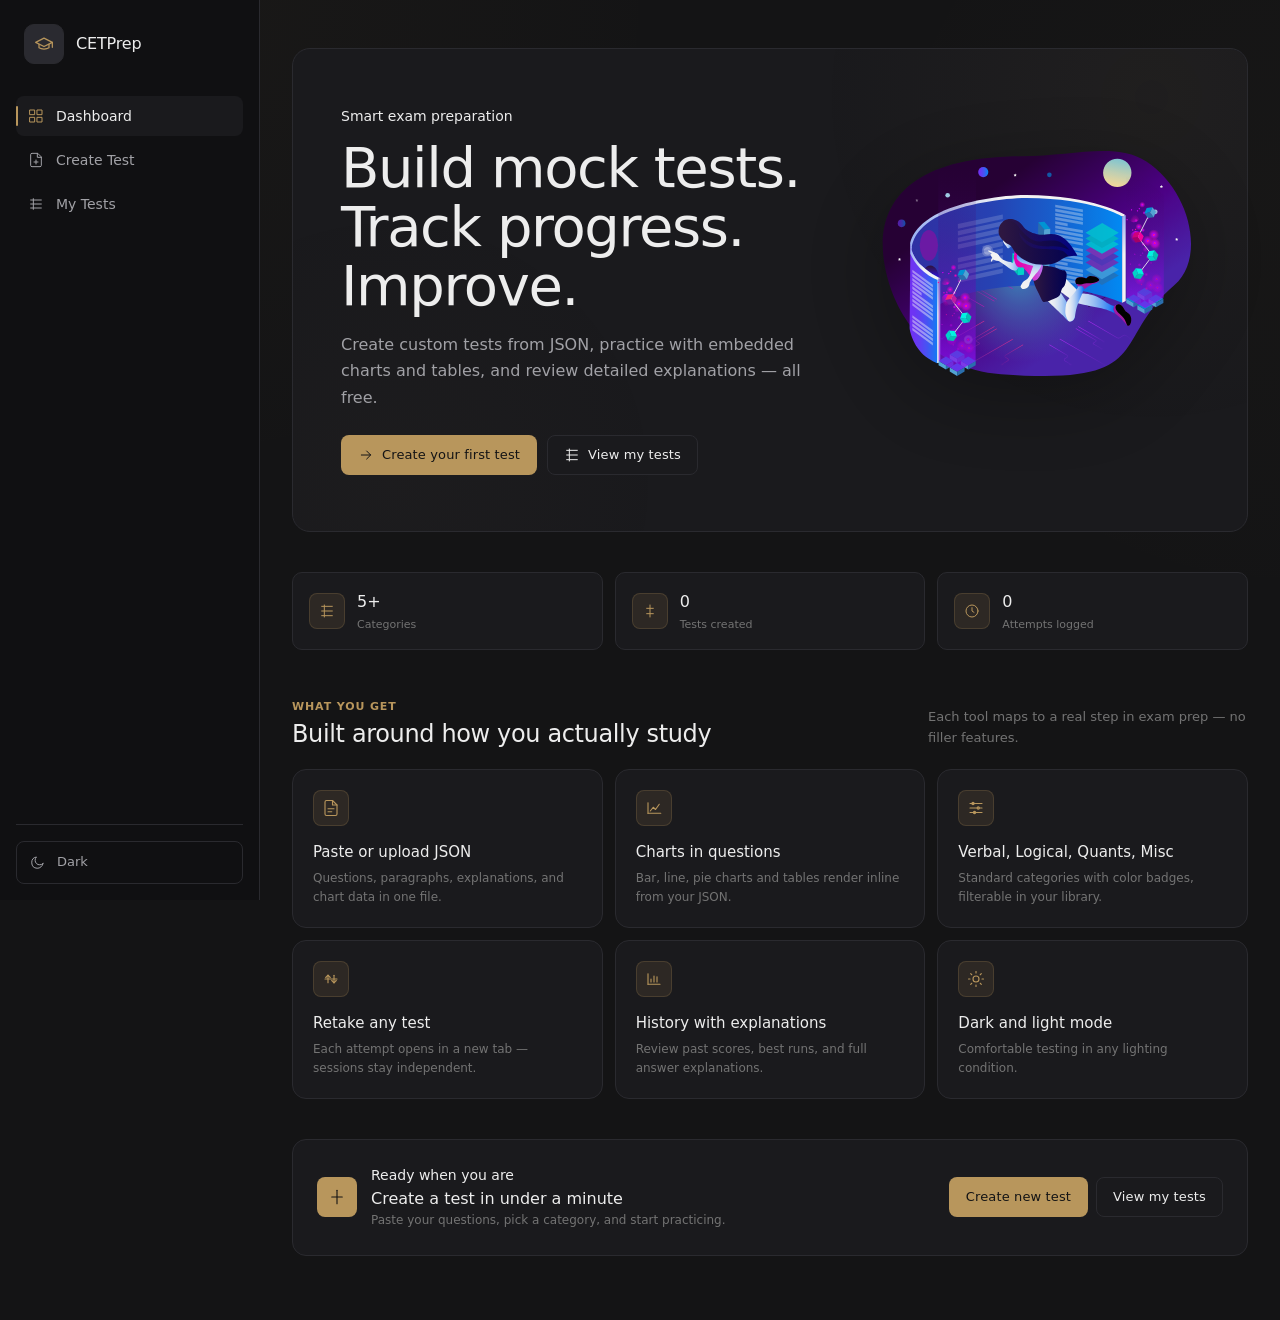
<file: index.html>
<!DOCTYPE html>
<html lang="en">
<head>
    <meta charset="UTF-8">
    <meta name="viewport" content="width=device-width, initial-scale=1.0">
    <title>CETPrep — Smart Practice</title>
    <link rel="icon" href="favicon.ico">
    <link rel="stylesheet" href="index.css">
</head>
<body>

<div class="app">

    <!-- =========================================================
         SIDEBAR
         ========================================================= -->

    <aside class="sidebar">

        <div class="brand">
            <div class="brand-mark">
                <svg class="icon" viewBox="0 0 24 24">
                    <path d="M2 10l10-5 10 5-10 5-10-5Z"/>
                    <path d="M6 12.5v4c3 2 9 2 12 0v-4"/>
                    <path d="M22 10v6"/>
                </svg>
            </div>
            <div class="brand-name">CETPrep</div>
        </div>

        <nav class="nav">
            <a href="#dashboard" class="nav-item active" data-page="dashboard">
                <svg class="icon icon-sm" viewBox="0 0 24 24">
                    <rect x="3" y="3" width="7" height="7"/>
                    <rect x="14" y="3" width="7" height="7"/>
                    <rect x="3" y="14" width="7" height="7"/>
                    <rect x="14" y="14" width="7" height="7"/>
                </svg>
                <span>Dashboard</span>
            </a>
            <a href="#create" class="nav-item" data-page="create">
                <svg class="icon icon-sm" viewBox="0 0 24 24">
                    <path d="M14 2H6a2 2 0 0 0-2 2v16a2 2 0 0 0 2 2h12a2 2 0 0 0 2-2V8Z"/>
                    <path d="M14 2v6h6"/>
                    <path d="M12 18v-6"/>
                    <path d="M9 15h6"/>
                </svg>
                <span>Create Test</span>
            </a>
            <a href="#tests" class="nav-item" data-page="tests">
                <svg class="icon icon-sm" viewBox="0 0 24 24">
                    <path d="M4 6h16"/>
                    <path d="M4 12h16"/>
                    <path d="M4 18h16"/>
                    <path d="M8 4v16"/>
                </svg>
                <span>My Tests</span>
            </a>
        </nav>

        <div class="sidebar-bottom">
            <button class="theme-toggle" id="themeToggle" type="button">
                <svg class="icon icon-sm" id="themeIcon" viewBox="0 0 24 24">
                    <path d="M21 12.8A8.5 8.5 0 1 1 11.2 3 6.5 6.5 0 0 0 21 12.8Z"/>
                </svg>
                <span id="themeText">Dark</span>
            </button>
        </div>

    </aside>


    <!-- =========================================================
         MAIN
         ========================================================= -->

    <main class="main">


        <!-- =====================================================
             DASHBOARD
             ===================================================== -->

        <section id="dashboard" class="page active">

            <div class="hero">
                <div class="hero-content">
                    <div class="hero-label">Smart exam preparation</div>
                    <h1 class="hero-title">Build mock tests. Track progress. Improve.</h1>
                    <p class="hero-description">
                        Create custom tests from JSON, practice with embedded charts and tables, and review detailed explanations — all free.
                    </p>
                    <div class="hero-actions">
                        <button class="btn btn-primary" data-go="create">
                            <svg class="icon icon-sm" viewBox="0 0 24 24">
                                <path d="M5 12h14"/>
                                <path d="m13 6 6 6-6 6"/>
                            </svg>
                            Create your first test
                        </button>
                        <button class="btn btn-secondary" data-go="tests">
                            <svg class="icon icon-sm" viewBox="0 0 24 24">
                                <path d="M4 5h16"/>
                                <path d="M4 12h16"/>
                                <path d="M4 19h16"/>
                                <path d="M8 3v18"/>
                            </svg>
                            View my tests
                        </button>
                    </div>
                </div>

                <div class="hero-visual" aria-hidden="true">
                    <!-- Hero visual: paper test booklet on desk, warm desk lamp light -->
                    <img src="hero-illustration.svg" alt="Paper test booklet on wooden desk with warm desk lamp light" class="hero-illustration" aria-hidden="true">
                </div>
            </div>


            <!-- QUICK STATS -->

            <div class="stats-grid">
                <div class="stat-card">
                    <div class="stat-icon">
                        <svg class="icon icon-sm" viewBox="0 0 24 24">
                            <path d="M4 5h16"/>
                            <path d="M4 12h16"/>
                            <path d="M4 19h16"/>
                            <path d="M8 3v18"/>
                        </svg>
                    </div>
                    <div>
                        <div class="stat-value" id="statCategories">5+</div>
                        <div class="stat-label">Categories</div>
                    </div>
                </div>

                <div class="stat-card">
                    <div class="stat-icon">
                        <svg class="icon icon-sm" viewBox="0 0 24 24">
                            <path d="M12 3v18"/>
                            <path d="M7 8h10"/>
                            <path d="M7 16h10"/>
                        </svg>
                    </div>
                    <div>
                        <div class="stat-value" id="statTests">0</div>
                        <div class="stat-label">Tests created</div>
                    </div>
                </div>

                <div class="stat-card">
                    <div class="stat-icon">
                        <svg class="icon icon-sm" viewBox="0 0 24 24">
                            <circle cx="12" cy="12" r="9"/>
                            <path d="M12 7v5l3 2"/>
                        </svg>
                    </div>
                    <div>
                        <div class="stat-value" id="statAttempts">0</div>
                        <div class="stat-label">Attempts logged</div>
                    </div>
                </div>
            </div>


            <!-- FEATURES -->

            <div class="section-heading">
                <div>
                    <div class="section-eyebrow">What you get</div>
                    <h2 class="section-title">Built around how you actually study</h2>
                </div>
                <p class="section-description">
                    Each tool maps to a real step in exam prep — no filler features.
                </p>
            </div>

            <div class="feature-grid">
                <article class="feature-card">
                    <div class="feature-icon">
                        <svg class="icon" viewBox="0 0 24 24">
                            <path d="M14 2H6a2 2 0 0 0-2 2v16a2 2 0 0 0 2 2h12a2 2 0 0 0 2-2V8Z"/>
                            <path d="M14 2v6h6"/>
                            <path d="M8 13h8"/>
                            <path d="M8 17h5"/>
                        </svg>
                    </div>
                    <h3 class="feature-title">Paste or upload JSON</h3>
                    <p class="feature-description">Questions, paragraphs, explanations, and chart data in one file.</p>
                </article>

                <article class="feature-card">
                    <div class="feature-icon">
                        <svg class="icon" viewBox="0 0 24 24">
                            <path d="M4 19V5"/>
                            <path d="M4 19h17"/>
                            <path d="M7 16l4-5 3 3 5-7"/>
                        </svg>
                    </div>
                    <h3 class="feature-title">Charts in questions</h3>
                    <p class="feature-description">Bar, line, pie charts and tables render inline from your JSON.</p>
                </article>

                <article class="feature-card">
                    <div class="feature-icon">
                        <svg class="icon" viewBox="0 0 24 24">
                            <path d="M4 6h16"/>
                            <path d="M4 12h16"/>
                            <path d="M4 18h16"/>
                            <circle cx="8" cy="6" r="1.5"/>
                            <circle cx="15" cy="12" r="1.5"/>
                            <circle cx="10" cy="18" r="1.5"/>
                        </svg>
                    </div>
                    <h3 class="feature-title">Verbal, Logical, Quants, Misc</h3>
                    <p class="feature-description">Standard categories with color badges, filterable in your library.</p>
                </article>

                <article class="feature-card">
                    <div class="feature-icon">
                        <svg class="icon" viewBox="0 0 24 24">
                            <path d="M8 7v10"/>
                            <path d="M16 7v10"/>
                            <path d="M4 12h16"/>
                            <path d="M8 7l-3 3"/>
                            <path d="M8 7l3 3"/>
                            <path d="M16 17l-3-3"/>
                            <path d="M16 17l3-3"/>
                        </svg>
                    </div>
                    <h3 class="feature-title">Retake any test</h3>
                    <p class="feature-description">Each attempt opens in a new tab — sessions stay independent.</p>
                </article>

                <article class="feature-card">
                    <div class="feature-icon">
                        <svg class="icon" viewBox="0 0 24 24">
                            <path d="M4 19V5"/>
                            <path d="M4 19h16"/>
                            <path d="M8 16v-4"/>
                            <path d="M12 16V8"/>
                            <path d="M16 16v-7"/>
                        </svg>
                    </div>
                    <h3 class="feature-title">History with explanations</h3>
                    <p class="feature-description">Review past scores, best runs, and full answer explanations.</p>
                </article>

                <article class="feature-card">
                    <div class="feature-icon">
                        <svg class="icon" viewBox="0 0 24 24">
                            <circle cx="12" cy="12" r="4"/>
                            <path d="M12 2v2"/>
                            <path d="M12 20v2"/>
                            <path d="m4.93 4.93 1.41 1.41"/>
                            <path d="m17.66 17.66 1.41 1.41"/>
                            <path d="M2 12h2"/>
                            <path d="M20 12h2"/>
                            <path d="m4.93 19.07 1.41-1.41"/>
                            <path d="m17.66 6.34 1.41-1.41"/>
                        </svg>
                    </div>
                    <h3 class="feature-title">Dark and light mode</h3>
                    <p class="feature-description">Comfortable testing in any lighting condition.</p>
                </article>
            </div>


            <!-- CTA -->

            <div class="cta">
                <div class="cta-content">
                    <div class="cta-icon">
                        <svg class="icon" viewBox="0 0 24 24">
                            <path d="M12 3v18"/>
                            <path d="M5 12h14"/>
                        </svg>
                    </div>
                    <div>
                        <div class="cta-eyebrow">Ready when you are</div>
                        <h3 class="cta-title">Create a test in under a minute</h3>
                        <p class="cta-description">Paste your questions, pick a category, and start practicing.</p>
                    </div>
                </div>
                <div class="cta-actions">
                    <button class="btn btn-primary" data-go="create">Create new test</button>
                    <button class="btn btn-secondary" data-go="tests">View my tests</button>
                </div>
            </div>

        </section>


        <!-- =====================================================
             CREATE TEST
             ===================================================== -->

        <section id="create" class="page">

            <div class="empty-page-header">
                <div class="eyebrow">Test builder</div>
                <h1 class="page-title">Create test</h1>
                <p class="page-description">Build a custom mock test using your question data.</p>
            </div>

            <div class="create-panel">
                <div class="form-group">
                    <label for="testNameInput">Test name</label>
                    <input type="text" id="testNameInput" placeholder="e.g. Reading Comprehension Set" value="RC Practice">
                </div>
                <div class="form-group">
                    <label for="testCategory">Category</label>
                    <select id="testCategory">
                        <option value="Verbal Ability">Verbal Ability</option>
                        <option value="Logical Reasoning">Logical Reasoning</option>
                        <option value="Quants">Quants</option>
                        <option value="Misc">Misc</option>
                    </select>
                </div>
                <div class="form-group">
                    <label for="jsonInput">JSON format</label>
                    <textarea id="jsonInput" rows="10" placeholder='[
  {
    "paragraph": "[BARGRAPH]\nSales Data\nA: 120\nB: 85\nC: 200",
    "question": "Which product sold most?",
    "options": ["A","B","C","D","E"],
    "correct": 2,
    "explanation": "C sold 200 units."
  }
]'></textarea>
                    <span class="hint">Supports [BARGRAPH], [LINEGRAPH], [PIEGRAPH], [TABLE] in paragraph.</span>
                </div>
                <div class="form-group">
                    <label>Or upload JSON file</label>
                    <div class="file-upload-wrapper">
                        <input type="file" id="fileUpload" accept=".json">
                        <span id="fileStatus">No file selected</span>
                    </div>
                </div>
                <div class="form-actions">
                    <button class="btn btn-primary" id="generateTestBtn">Create test</button>
                    <button class="btn btn-secondary" id="clearFormBtn" type="button">Clear</button>
                </div>
            </div>

        </section>


        <!-- =====================================================
             MY TESTS
             ===================================================== -->

        <section id="tests" class="page">

            <div class="empty-page-header">
                <div class="eyebrow">Your practice</div>
                <h1 class="page-title">My tests</h1>
                <p class="page-description">Review and continue your previous mock tests.</p>
            </div>

            <div id="testLibrary">
                <!-- Tabs and content rendered by JS -->
            </div>

        </section>

    </main>

</div>


<!-- =============================================================
     JAVASCRIPT
     ============================================================= -->

<script>

    /* =========================================================
       STORAGE HELPERS
       ========================================================= */

    const STORAGE_KEY = 'cet_mock_tests_v3';
    const OLD_KEY = 'cet_mock_tests_v2';
    const ATTEMPTS_KEY = 'cet_test_attempts';
    const THEME_KEY = 'cetprep-theme';

    function getAllTests() {
        let raw = localStorage.getItem(STORAGE_KEY);
        if (raw) {
            try { return JSON.parse(raw); } catch(e) { return []; }
        }
        const oldRaw = localStorage.getItem(OLD_KEY);
        if (oldRaw) {
            try {
                const old = JSON.parse(oldRaw);
                if (Array.isArray(old) && old.length) {
                    localStorage.setItem(STORAGE_KEY, JSON.stringify(old));
                    return old;
                }
            } catch(e) {}
        }
        return [];
    }

    function getTestById(id) {
        return getAllTests().find(t => t.id === id);
    }

    function saveTest(test) {
        const tests = getAllTests();
        tests.push(test);
        localStorage.setItem(STORAGE_KEY, JSON.stringify(tests));
    }

    function deleteTestById(id) {
        let tests = getAllTests().filter(t => t.id !== id);
        localStorage.setItem(STORAGE_KEY, JSON.stringify(tests));
        const attempts = getAllAttempts().filter(a => a.testId !== id);
        localStorage.setItem(ATTEMPTS_KEY, JSON.stringify(attempts));
    }

    function getAllAttempts() {
        const raw = localStorage.getItem(ATTEMPTS_KEY);
        return raw ? JSON.parse(raw) : [];
    }

    function getAttemptsForTest(testId) {
        return getAllAttempts().filter(a => a.testId === testId);
    }

    function generateTestId() {
        return 'test_' + (crypto.randomUUID ? crypto.randomUUID() : Date.now() + '_' + Math.random().toString(36).substr(2, 8));
    }

    /* =========================================================
       TOAST
       ========================================================= */

    function showToast(message, type = 'success', title = '') {
        const container = document.getElementById('toastContainer') || (() => {
            const div = document.createElement('div');
            div.id = 'toastContainer';
            div.className = 'toast-container';
            document.body.appendChild(div);
            return div;
        })();
        const icons = { success: '✓', error: '✕', info: 'i', warning: '!' };
        const titles = { success: 'Success', error: 'Error', info: 'Info', warning: 'Warning' };
        const toast = document.createElement('div');
        toast.className = `toast ${type}`;
        toast.innerHTML = `<div class="toast-icon">${icons[type]}</div><div class="toast-content"><div class="toast-title">${escapeHtml(title || titles[type])}</div><div class="toast-message">${escapeHtml(message)}</div></div>`;
        container.appendChild(toast);
        setTimeout(() => {
            toast.classList.add('hide');
            setTimeout(() => toast.remove(), 300);
        }, 3500);
    }

    /* =========================================================
       MODALS
       ========================================================= */

    function showConfirmModal(message, onConfirm, onCancel = null) {
        const modal = document.createElement('div');
        modal.className = 'modal-overlay';
        modal.innerHTML = `
            <div class="modal-box">
                <h3>Confirm</h3>
                <p>${escapeHtml(message)}</p>
                <div class="modal-actions">
                    <button class="btn btn-secondary" id="modalCancel">Cancel</button>
                    <button class="btn btn-danger" id="modalConfirm">Confirm</button>
                </div>
            </div>
        `;
        document.body.appendChild(modal);
        const cancelHandler = () => { modal.remove(); if(onCancel) onCancel(); };
        const confirmHandler = () => { modal.remove(); onConfirm(); };
        document.getElementById('modalCancel').addEventListener('click', cancelHandler);
        document.getElementById('modalConfirm').addEventListener('click', confirmHandler);
        const escHandler = (e) => { if (e.key === 'Escape') { modal.remove(); if(onCancel) onCancel(); document.removeEventListener('keydown', escHandler); } };
        document.addEventListener('keydown', escHandler);
        modal.addEventListener('remove', () => document.removeEventListener('keydown', escHandler), { once: true });
    }

    function showHistoryModal(testId) {
        const test = getTestById(testId);
        if (!test) return;
        const attempts = getAttemptsForTest(testId);
        if (!attempts.length) {
            showToast('No attempts yet.', 'info');
            return;
        }
        const modal = document.createElement('div');
        modal.className = 'modal-overlay history-modal';
        modal.innerHTML = `
            <div class="modal-box">
                <div class="history-header">
                    <h3>${escapeHtml(test.name)}</h3>
                    <button class="history-close" id="closeHistoryBtn">&times;</button>
                </div>
                <div class="history-list">
                    ${attempts.map((a, i) => `
                        <div class="attempt-item">
                            <div class="attempt-header">
                                <span class="attempt-number">Attempt #${attempts.length - i}</span>
                                <span class="attempt-date">${new Date(a.date).toLocaleString()}</span>
                            </div>
                            <div class="attempt-score">
                                Score: <span>${a.score}/${a.total}</span>
                            </div>
                            <div class="attempt-percentage">
                                ${a.percentage}% &bull; ${a.percentage >= 70 ? 'Excellent' : (a.percentage >= 40 ? 'Good' : 'Keep practicing')}
                            </div>
                        </div>
                    `).join('')}
                </div>
                <div class="history-footer">
                    <button class="btn btn-secondary" id="closeFooterBtn">Close</button>
                </div>
            </div>
        `;
        document.body.appendChild(modal);
        const closeModal = () => { modal.remove(); document.removeEventListener('keydown', escHandler); };
        const escHandler = (e) => { if (e.key === 'Escape') closeModal(); };
        document.addEventListener('keydown', escHandler);
        document.getElementById('closeHistoryBtn')?.addEventListener('click', closeModal);
        document.getElementById('closeFooterBtn')?.addEventListener('click', closeModal);
    }

    /* =========================================================
       VALIDATE JSON
       ========================================================= */

    function validateJSONStructure(data) {
        if (!Array.isArray(data)) return { valid: false, error: "Must be an array." };
        if (!data.length) return { valid: false, error: "At least one question required." };
        const supportedCharts = ['[BARGRAPH]', '[LINEGRAPH]', '[PIEGRAPH]', '[TABLE]'];
        for (let i=0; i<data.length; i++) {
            const q = data[i];
            if (!q.question || typeof q.question !== 'string') return { valid: false, error: `Q${i+1}: missing question` };
            if (!Array.isArray(q.options) || q.options.length !== 5) return { valid: false, error: `Q${i+1}: need 5 options` };
            if (typeof q.correct !== 'number' || q.correct<0 || q.correct>4) return { valid: false, error: `Q${i+1}: correct 0-4` };
            if (!q.explanation || typeof q.explanation !== 'string') return { valid: false, error: `Q${i+1}: missing explanation` };
            if (q.hasOwnProperty('paragraph') && typeof q.paragraph !== 'string') return { valid: false, error: `Q${i+1}: paragraph must be string` };
            if (q.paragraph) {
                const lines = q.paragraph.split('\n');
                const firstLine = lines[0]?.trim().toUpperCase() || '';
                const isChart = supportedCharts.some(c => firstLine.startsWith(c));
                if (isChart) {
                    if (lines.length < 3) return { valid: false, error: `Q${i+1}: chart needs title + data lines` };
                    const dataLines = lines.slice(2).filter(l => l.includes(':'));
                    if (!dataLines.length) return { valid: false, error: `Q${i+1}: chart data lines must be 'Key: Value'` };
                    for (let line of dataLines) {
                        const [, val] = line.split(':');
                        if (val === undefined || val.trim() === '') return { valid: false, error: `Q${i+1}: missing value in '${line}'` };
                        const numVal = parseFloat(val.trim());
                        if (isNaN(numVal)) return { valid: false, error: `Q${i+1}: chart values must be numbers, got '${val.trim()}'` };
                    }
                }
            }
        }
        return { valid: true };
    }

    /* =========================================================
       PAGE NAVIGATION
       ========================================================= */

    const pages = document.querySelectorAll('.page');
    const navItems = document.querySelectorAll('.nav-item');
    const goButtons = document.querySelectorAll('[data-go]');

    let currentPageCleanup = [];

    function showPage(pageName) {
        currentPageCleanup.forEach(fn => fn());
        currentPageCleanup = [];

        const target = document.getElementById(pageName);
        if (!target) return;
        pages.forEach(page => page.classList.remove('active'));
        target.classList.add('active');
        navItems.forEach(item => {
            item.classList.toggle('active', item.dataset.page === pageName);
        });
        window.scrollTo({ top: 0, behavior: 'smooth' });
        history.replaceState(null, '', '#' + pageName);
        if (pageName === 'tests') renderTestLibrary();
        if (pageName === 'dashboard') updateDashboardStats();
    }

    navItems.forEach(item => {
        item.addEventListener('click', (event) => {
            event.preventDefault();
            showPage(item.dataset.page);
        });
    });

    goButtons.forEach(button => {
        button.addEventListener('click', () => {
            showPage(button.dataset.go);
        });
    });

    /* =========================================================
       HASH ROUTING
       ========================================================= */

    function loadFromHash() {
        const hash = window.location.hash.replace('#', '');
        if (['dashboard', 'create', 'tests'].includes(hash)) {
            showPage(hash);
        } else {
            showPage('dashboard');
        }
    }

window.addEventListener('hashchange', loadFromHash);

    /* =========================================================
       CREATE TEST
       ========================================================= */

    const testNameInput = document.getElementById('testNameInput');
    const testCategory = document.getElementById('testCategory');
    const jsonInput = document.getElementById('jsonInput');
    const fileUpload = document.getElementById('fileUpload');
    const generateBtn = document.getElementById('generateTestBtn');
    const clearFormBtn = document.getElementById('clearFormBtn');
    const fileStatus = document.getElementById('fileStatus');

    if (!jsonInput.value) {
        const sample = [{
            paragraph: "[BARGRAPH]\nSales in 2024\nProduct A: 120\nProduct B: 85\nProduct C: 200\nProduct D: 45",
            question: "Best selling product?",
            options: ["A","B","C","D","E"],
            correct: 2,
            explanation: "Product C sold 200 units."
        }];
        jsonInput.value = JSON.stringify(sample, null, 2);
    }

    const fileUploadHandler = (e) => {
        const file = e.target.files[0];
        if (!file) {
            fileStatus.textContent = 'No file selected';
            return;
        }
        const reader = new FileReader();
        reader.onload = (ev) => {
            jsonInput.value = ev.target.result;
            fileStatus.textContent = file.name + ' loaded';
            showToast('File loaded', 'success');
        };
        reader.readAsText(file);
    };
fileUpload.addEventListener('change', fileUploadHandler);

    const clearFormHandler = () => {
        testNameInput.value = '';
        jsonInput.value = '';
        fileUpload.value = '';
        fileStatus.textContent = 'No file selected';
    };
clearFormBtn.addEventListener('click', clearFormHandler);

    const generateHandler = () => {
        const name = testNameInput.value.trim();
        const cat = testCategory.value;
        const raw = jsonInput.value.trim();
        if (!name) { showToast('Test name required', 'error'); return; }
        if (!raw) { showToast('JSON required', 'error'); return; }
        let parsed;
        try { parsed = JSON.parse(raw); } catch(e) { showToast('Invalid JSON', 'error'); return; }
        const validation = validateJSONStructure(parsed);
        if (!validation.valid) { showToast(validation.error, 'error'); return; }
        const id = generateTestId();
        saveTest({ id, name, category: cat, questions: parsed, createdAt: new Date().toISOString() });
        showToast(`Test "${name}" created in ${cat}`, 'success');
        testNameInput.value = 'RC Practice';
        jsonInput.value = '';
        fileUpload.value = '';
        fileStatus.textContent = 'No file selected';
        updateDashboardStats();
        if (document.getElementById('tests').classList.contains('active')) {
            renderTestLibrary();
        }
    };
generateBtn.addEventListener('click', generateHandler);

        /* =========================================================
       MY TESTS – RENDER
       ========================================================= */

    function getCategoryBadge(cat) {
        if (cat === 'Verbal Ability') return 'verbal';
        if (cat === 'Logical Reasoning') return 'logical';
        if (cat === 'Quants') return 'quants';
        return 'misc';
    }

    function renderTestsForCategory(category, container, searchTerm = '') {
        let tests = getAllTests().filter(t => (t.category || 'Misc') === category);
        if (searchTerm) {
            const term = searchTerm.toLowerCase().trim();
            tests = tests.filter(t => t.name.toLowerCase().includes(term));
        }
        if (!tests.length) {
            container.innerHTML = `
                <div class="empty-state-card">
                    <div class="empty-icon">
                        <svg class="icon" viewBox="0 0 24 24"><path d="M4 6h16"/><path d="M4 12h16"/><path d="M4 18h16"/><path d="M8 4v16"/></svg>
                    </div>
                    <h3>${searchTerm ? 'No matching tests' : 'No tests in ' + category}</h3>
                    <p>${searchTerm ? 'Try a different search term.' : 'Create your first test to get started.'}</p>
                    ${!searchTerm ? `<button class="btn btn-primary" data-go="create">Create a test</button>` : ''}
                </div>
            `;
            return;
        }

        let html = `<div class="test-grid">`;
        tests.forEach(test => {
            const attempts = getAttemptsForTest(test.id);
            const best = attempts.length ? Math.max(...attempts.map(a => parseFloat(a.percentage))) : 0;
            const badgeClass = getCategoryBadge(test.category || 'Misc');
            html += `
                <div class="test-card-item">
                    <div class="test-card-header">
                        <h3 class="test-name">${escapeHtml(test.name)}</h3>
                        <span class="test-badge ${badgeClass}">${test.category || 'Misc'}</span>
                    </div>
                    <div class="test-stats">
                        <span>${test.questions.length} questions</span>
                        ${attempts.length ? `<span>Best: <strong class="stat-best">${best}%</strong></span>` : ''}
                        <span>${attempts.length} attempt${attempts.length !== 1 ? 's' : ''}</span>
                    </div>
                    <div class="test-actions">
                        <button class="btn btn-primary btn-sm attempt-btn" data-id="${test.id}">Attempt</button>
                        <button class="btn btn-secondary btn-sm history-btn" data-id="${test.id}">History</button>
                        <button class="btn btn-danger btn-sm delete-btn" data-id="${test.id}">Delete</button>
                    </div>
                </div>
            `;
        });
        html += `</div>`;
        container.innerHTML = html;

        container.querySelectorAll('.attempt-btn').forEach(btn => {
            btn.addEventListener('click', () => window.open(`./test.html?id=${btn.dataset.id}`, '_blank'));
        });
        container.querySelectorAll('.history-btn').forEach(btn => {
            btn.addEventListener('click', () => showHistoryModal(btn.dataset.id));
        });
        container.querySelectorAll('.delete-btn').forEach(btn => {
            btn.addEventListener('click', () => {
                const test = getTestById(btn.dataset.id);
                showConfirmModal(`Delete test "${escapeHtml(test?.name)}" permanently?`, () => {
                    deleteTestById(btn.dataset.id);
                    renderTestLibrary();
                    updateDashboardStats();
                    showToast('Test deleted', 'success');
                });
            });
        });
    }

    function renderTestLibrary() {
        const container = document.getElementById('testLibrary');
        const categories = ['Verbal Ability', 'Logical Reasoning', 'Quants', 'Misc'];
        const searchInputs = {};

        let tabsHtml = `<div class="category-tabs">`;
        categories.forEach((cat, idx) => {
            tabsHtml += `<button class="tab-btn ${idx === 0 ? 'active' : ''}" data-cat="${cat}">${cat}</button>`;
        });
        tabsHtml += `</div>`;

        let contentHtml = '';
        categories.forEach((cat, idx) => {
            const active = idx === 0 ? ' active' : '';
            const searchId = `search-${cat.replace(/\s/g, '')}`;
            contentHtml += `
                <div class="tab-content${active}" id="tab-${cat.replace(/\s/g, '')}">
                    <div class="search-wrapper">
                        <input type="text" class="search-input" id="${searchId}" placeholder="Search ${cat} tests..." autocomplete="off">
                        <svg class="search-icon" viewBox="0 0 24 24"><circle cx="11" cy="11" r="7"/><path d="M21 21l-4.3-4.3"/></svg>
                    </div>
                    <div class="test-list" id="list-${cat.replace(/\s/g, '')}"></div>
                </div>
            `;
        });

        container.innerHTML = tabsHtml + contentHtml;

        categories.forEach(cat => {
            const panel = document.getElementById(`tab-${cat.replace(/\s/g, '')}`);
            const listContainer = panel.querySelector('.test-list');
            renderTestsForCategory(cat, listContainer);
            searchInputs[cat] = panel.querySelector('.search-input');
        });

        categories.forEach(cat => {
            const input = searchInputs[cat];
            if (!input) return;
            const handler = (e) => {
                const term = e.target.value;
                const listContainer = document.getElementById(`list-${cat.replace(/\s/g, '')}`);
                renderTestsForCategory(cat, listContainer, term);
            };
            input.addEventListener('input', handler);
            currentPageCleanup.push(() => input.removeEventListener('input', handler));
        });

        const tabButtons = document.querySelectorAll('.tab-btn');
        tabButtons.forEach(btn => {
            const handler = () => {
                document.querySelectorAll('.tab-btn').forEach(b => b.classList.remove('active'));
                btn.classList.add('active');
                const cat = btn.dataset.cat;
                document.querySelectorAll('.tab-content').forEach(tc => tc.classList.remove('active'));
                const target = document.getElementById(`tab-${cat.replace(/\s/g, '')}`);
                if (target) target.classList.add('active');
            };
            btn.addEventListener('click', handler);
            currentPageCleanup.push(() => btn.removeEventListener('click', handler));
        });
    }

    /* =========================================================
       DASHBOARD STATS
       ========================================================= */

    function updateDashboardStats() {
        const tests = getAllTests();
        const attempts = getAllAttempts();
        document.getElementById('statTests').textContent = tests.length;
        document.getElementById('statAttempts').textContent = attempts.length;
        let best = 0;
        attempts.forEach(a => {
            if (a.percentage > best) best = a.percentage;
        });
        document.getElementById('bestScore').textContent = best ? best + '%' : '0%';
        if (attempts.length) {
            const avg = attempts.reduce((sum, a) => sum + parseFloat(a.percentage), 0) / attempts.length;
            document.getElementById('avgScore').textContent = avg.toFixed(1) + '%';
        } else {
            document.getElementById('avgScore').textContent = '0%';
        }
        const cats = new Set(tests.map(t => t.category || 'Misc'));
        document.getElementById('statCategories').textContent = cats.size + '+';
    }

    /* =========================================================
       THEME
       ========================================================= */

    const themeToggle = document.getElementById('themeToggle');
    const themeText = document.getElementById('themeText');
    const themeIcon = document.getElementById('themeIcon');

    function updateThemeUI() {
        const isLight = document.body.classList.contains('light');
        themeText.textContent = isLight ? 'Light' : 'Dark';
        if (isLight) {
            themeIcon.innerHTML = `
                <circle cx="12" cy="12" r="4"/>
                <path d="M12 2v2"/>
                <path d="M12 20v2"/>
                <path d="m4.93 4.93 1.41 1.41"/>
                <path d="m17.66 17.66 1.41 1.41"/>
                <path d="M2 12h2"/>
                <path d="M20 12h2"/>
                <path d="m4.93 19.07 1.41-1.41"/>
                <path d="m17.66 6.34 1.41-1.41"/>
            `;
        } else {
            themeIcon.innerHTML = `
                <path d="M21 12.8A8.5 8.5 0 1 1 11.2 3 6.5 6.5 0 0 0 21 12.8Z"/>
            `;
        }
    }

    const themeToggleHandler = () => {
        document.body.classList.toggle('light');
        const mode = document.body.classList.contains('light') ? 'light' : 'dark';
        localStorage.setItem(THEME_KEY, mode);
        updateThemeUI();
    };
themeToggle.addEventListener('click', themeToggleHandler);

    const savedTheme = localStorage.getItem(THEME_KEY);
    if (savedTheme === 'light') {
        document.body.classList.add('light');
    }
    updateThemeUI();

    /* =========================================================
       ESCAPE HTML
       ========================================================= */

    function escapeHtml(str) {
        if (!str) return '';
        return String(str).replace(/[&<>]/g, m => m === '&' ? '&' : (m === '<' ? '<' : '>'));
    }

    /* =========================================================
       INIT
       ========================================================= */

    loadFromHash();
    updateDashboardStats();

</script>

</body>
</html>
</file>
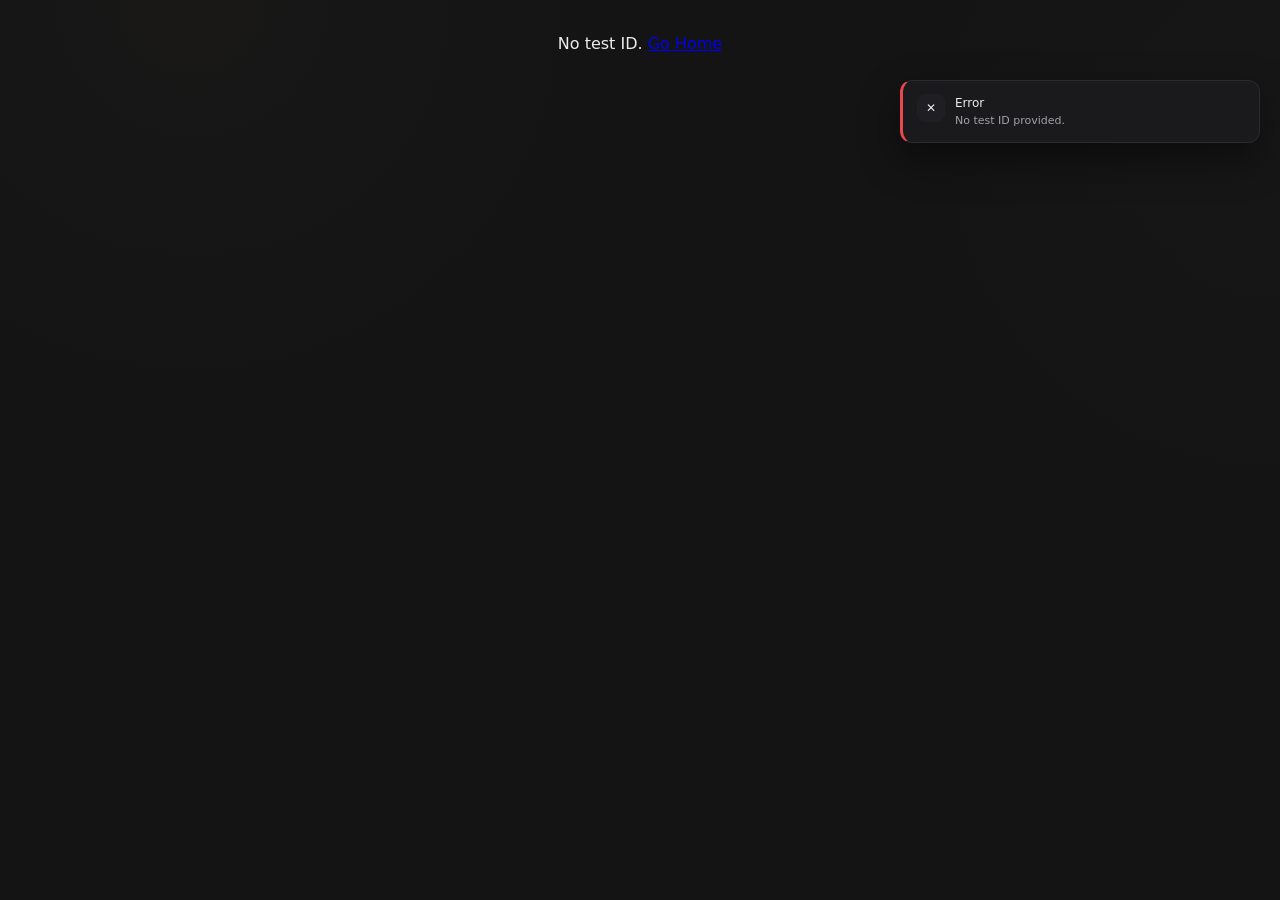
<file: test.html>
<!DOCTYPE html>
<html lang="en">
<head>
  <meta charset="UTF-8">
  <meta name="viewport" content="width=device-width, initial-scale=1.0">
  <title>CET Mock Test – Take Test</title>
  <link rel="stylesheet" href="test.css">
</head>
<body>
<div id="testApp"></div>

<script>
  // ---------- ALL ORIGINAL JAVASCRIPT (except theme toggle) ----------
  const CURRENT_STORAGE_KEY = 'cet_mock_tests_v3';
  const OLD_STORAGE_KEY = 'cet_mock_tests_v2';
  const ATTEMPTS_KEY = 'cet_test_attempts';
  const THEME_KEY = 'cetprep-theme'; // Match index.html

  function getAllTests() {
    let raw = localStorage.getItem(CURRENT_STORAGE_KEY);
    if (raw) { try { return JSON.parse(raw); } catch(e) { return []; } }
    const oldRaw = localStorage.getItem(OLD_STORAGE_KEY);
    if (oldRaw) {
      try { const old = JSON.parse(oldRaw); if (Array.isArray(old) && old.length) { localStorage.setItem(CURRENT_STORAGE_KEY, JSON.stringify(old)); return old; } } catch(e) {}
    }
    return [];
  }
  function getTestById(id) { return getAllTests().find(t => t.id === id); }
  function saveAttempt(attempt) { const attempts = getAllAttempts(); attempts.push(attempt); localStorage.setItem(ATTEMPTS_KEY, JSON.stringify(attempts)); }
  function getAllAttempts() { const raw = localStorage.getItem(ATTEMPTS_KEY); return raw ? JSON.parse(raw) : []; }

  function showToast(message, type = 'success', title = '') {
    const container = document.getElementById('toastContainer') || (() => { const div = document.createElement('div'); div.id = 'toastContainer'; div.className = 'toast-container'; document.body.appendChild(div); return div; })();
    const icons = { success: '✓', error: '✕', info: 'i', warning: '!' };
    const titles = { success: 'Success', error: 'Error', info: 'Info', warning: 'Warning' };
    const toast = document.createElement('div'); toast.className = `toast ${type}`;
    toast.innerHTML = `<div class="toast-icon">${icons[type]}</div><div class="toast-content"><div class="toast-title">${escapeHtml(title || titles[type])}</div><div class="toast-message">${escapeHtml(message)}</div></div>`;
    container.appendChild(toast); setTimeout(() => toast.remove(), 4000);
  }

  function showExplanationToast(explanation, questionText) {
    const container = document.getElementById('explanationToastContainer') || (() => { const div = document.createElement('div'); div.id = 'explanationToastContainer'; div.className = 'explanation-toast-container'; document.body.appendChild(div); return div; })();
    const toast = document.createElement('div'); toast.className = 'explanation-toast';
    toast.innerHTML = `<div class="explanation-title">Explanation</div><div style="font-size:0.85rem; color:var(--color-text-secondary);">${escapeHtml(questionText.substring(0, 80))}${questionText.length > 80 ? '...' : ''}</div><div class="explanation-text">${escapeHtml(explanation)}</div>`;
    container.appendChild(toast); setTimeout(() => toast.remove(), 5000);
  }

  function showConfirmationModal(onConfirm, unansweredCount) {
    const modal = document.createElement('div'); modal.className = 'modal-overlay';
    let warningText = unansweredCount > 0 ? `<p style="color: var(--color-warning); margin-bottom: 1rem;">You have ${unansweredCount} unanswered question(s).</p>` : '';
    modal.innerHTML = `<div class="modal-box"><h3>Submit test?</h3>${warningText}<p>Are you sure you want to submit? You won't be able to change your answers after submission.</p><div class="modal-actions"><button class="btn btn-secondary" id="cancelSubmit">Cancel</button><button class="btn btn-danger" id="confirmSubmit">Yes, submit</button></div></div>`;
    document.body.appendChild(modal);
    const cancelHandler = () => { modal.remove(); showToast('Submission cancelled.', 'info'); document.removeEventListener('keydown', escHandler); };
    const confirmHandler = () => { modal.remove(); onConfirm(); document.removeEventListener('keydown', escHandler); };
    const escHandler = (e) => { if (e.key === 'Escape') cancelHandler(); };
    document.getElementById('cancelSubmit').addEventListener('click', cancelHandler);
    document.getElementById('confirmSubmit').addEventListener('click', confirmHandler);
    document.addEventListener('keydown', escHandler);
  }

  // ========== GRAPH RENDERING (unchanged) ==========
  function setCanvasSize(canvas, width, height) {
    const dpr = window.devicePixelRatio || 1;
    canvas.width = width * dpr;
    canvas.height = height * dpr;
    canvas.style.width = `${width}px`;
    canvas.style.height = `${height}px`;
    const ctx = canvas.getContext('2d');
    ctx.scale(dpr, dpr);
    return ctx;
  }

  function renderBarGraph(canvasId, title, data) {
    const canvas = document.getElementById(canvasId);
    if (!canvas) return;
    const labels = Object.keys(data);
    const values = Object.values(data);
    const width = 500, height = 300;
    const ctx = setCanvasSize(canvas, width, height);
    ctx.clearRect(0, 0, width, height);
    const barWidth = (width / labels.length) * 0.6;
    const startX = (width / labels.length - barWidth) / 2;
    const maxVal = Math.max(...values, 1);
    for (let i = 0; i < labels.length; i++) {
      const x = i * (width / labels.length) + startX;
      const barHeight = (values[i] / maxVal) * (height - 60);
      ctx.fillStyle = '#4f46e5';
      ctx.fillRect(x, height - barHeight - 30, barWidth, barHeight);
      ctx.fillStyle = '#333';
      ctx.font = '12px sans-serif';
      ctx.fillText(labels[i], x + barWidth/4, height - 10);
    }
    ctx.fillStyle = '#000';
    ctx.font = 'bold 14px sans-serif';
    ctx.fillText(title, 10, 20);
  }

  function renderLineGraph(canvasId, title, data) {
    const canvas = document.getElementById(canvasId);
    if (!canvas) return;
    const labels = Object.keys(data);
    const values = Object.values(data);
    const width = 500, height = 300;
    const ctx = setCanvasSize(canvas, width, height);
    ctx.clearRect(0, 0, width, height);
    const maxVal = Math.max(...values, 1);
    const stepX = width / (labels.length - 1 || 1);
    const points = [];
    for (let i = 0; i < labels.length; i++) {
      const x = i * stepX;
      const y = height - 30 - (values[i] / maxVal) * (height - 60);
      points.push({ x, y });
    }
    ctx.beginPath();
    ctx.strokeStyle = '#16a34a';
    ctx.lineWidth = 2;
    ctx.moveTo(points[0].x, points[0].y);
    for (let i = 1; i < points.length; i++) ctx.lineTo(points[i].x, points[i].y);
    ctx.stroke();
    for (let i = 0; i < points.length; i++) {
      ctx.fillStyle = '#d97706';
      ctx.beginPath();
      ctx.arc(points[i].x, points[i].y, 4, 0, 2 * Math.PI);
      ctx.fill();
      ctx.fillStyle = '#333';
      ctx.font = '10px sans-serif';
      ctx.fillText(labels[i], points[i].x - 5, height - 10);
    }
    ctx.fillStyle = '#000';
    ctx.font = 'bold 14px sans-serif';
    ctx.fillText(title, 10, 20);
  }

  function renderPieChart(canvasId, title, data) {
    const canvas = document.getElementById(canvasId);
    if (!canvas) return;
    const values = Object.values(data);
    const labels = Object.keys(data);
    const total = values.reduce((a, b) => a + b, 0);
    const width = 500, height = 300;
    const ctx = setCanvasSize(canvas, width, height);
    ctx.clearRect(0, 0, width, height);
    const centerX = width / 2, centerY = height / 2, radius = 100;
    let startAngle = -Math.PI / 2;
    const colors = ['#4f46e5', '#16a34a', '#d97706', '#dc2626', '#8b5cf6', '#0284c7'];
    for (let i = 0; i < values.length; i++) {
      const angle = (values[i] / total) * 2 * Math.PI;
      const endAngle = startAngle + angle;
      ctx.beginPath();
      ctx.moveTo(centerX, centerY);
      ctx.arc(centerX, centerY, radius, startAngle, endAngle);
      ctx.closePath();
      ctx.fillStyle = colors[i % colors.length];
      ctx.fill();
      startAngle = endAngle;
    }
    ctx.fillStyle = '#000';
    ctx.font = 'bold 14px sans-serif';
    ctx.fillText(title, 10, 20);
  }

  function renderTable(canvasId, title, rows) {
    const canvas = document.getElementById(canvasId);
    if (!canvas) return;
    const width = 500, height = 300;
    const ctx = setCanvasSize(canvas, width, height);
    ctx.clearRect(0, 0, width, height);
    ctx.font = '12px sans-serif';
    const colWidth = width / Math.max(...rows.map(r => r.length));
    const rowHeight = 25;
    for (let r = 0; r < rows.length; r++) {
      for (let c = 0; c < rows[r].length; c++) {
        const x = c * colWidth + 5;
        const y = r * rowHeight + 20;
        ctx.fillStyle = r === 0 ? '#000' : '#333';
        ctx.fillText(rows[r][c], x, y);
      }
    }
    ctx.fillStyle = '#000';
    ctx.font = 'bold 14px sans-serif';
    ctx.fillText(title, 10, 20);
  }

  function renderParagraphWithVisualizations(paragraphText, uniqueId) {
    if (!paragraphText) return '';
    if (paragraphText.includes('[BARGRAPH]')) {
      const lines = paragraphText.split('\n');
      const title = lines[1] || 'Chart';
      const data = {};
      for (let i = 2; i < lines.length; i++) {
        const [key, val] = lines[i].split(':');
        if (key && val) {
          let numVal = parseFloat(val.trim());
          if (isNaN(numVal)) {
            return `<div>${escapeHtml(paragraphText)}</div>`;
          }
          data[key.trim()] = numVal;
        }
      }
      const canvasId = `barChart_${uniqueId}`;
      setTimeout(() => renderBarGraph(canvasId, title, data), 0);
      return `<div class="chart-container"><canvas id="${canvasId}"></canvas></div>`;
    }
    if (paragraphText.includes('[LINEGRAPH]')) {
      const lines = paragraphText.split('\n');
      const title = lines[1] || 'Chart';
      const data = {};
      for (let i = 2; i < lines.length; i++) {
        const [key, val] = lines[i].split(':');
        if (key && val) {
          let numVal = parseFloat(val.trim());
          if (isNaN(numVal)) {
            return `<div>${escapeHtml(paragraphText)}</div>`;
          }
          data[key.trim()] = numVal;
        }
      }
      const canvasId = `lineChart_${uniqueId}`;
      setTimeout(() => renderLineGraph(canvasId, title, data), 0);
      return `<div class="chart-container"><canvas id="${canvasId}"></canvas></div>`;
    }
    if (paragraphText.includes('[PIEGRAPH]')) {
      const lines = paragraphText.split('\n');
      const title = lines[1] || 'Chart';
      const data = {};
      for (let i = 2; i < lines.length; i++) {
        const [key, val] = lines[i].split(':');
        if (key && val) {
          let numVal = parseFloat(val.trim());
          if (isNaN(numVal)) {
            return `<div>${escapeHtml(paragraphText)}</div>`;
          }
          data[key.trim()] = numVal;
        }
      }
      const canvasId = `pieChart_${uniqueId}`;
      setTimeout(() => renderPieChart(canvasId, title, data), 0);
      return `<div class="chart-container"><canvas id="${canvasId}"></canvas></div>`;
    }
    if (paragraphText.includes('[TABLE]')) {
      const lines = paragraphText.split('\n');
      const title = lines[1] || 'Table';
      const rows = [];
      for (let i = 2; i < lines.length; i++) {
        const cols = lines[i].split('|').map(c => c.trim());
        if (cols.length > 1) rows.push(cols);
      }
      if (rows.length === 0) return `<div>${escapeHtml(paragraphText)}</div>`;
      const canvasId = `tableChart_${uniqueId}`;
      setTimeout(() => renderTable(canvasId, title, rows), 0);
      return `<div class="chart-container"><canvas id="${canvasId}"></canvas></div>`;
    }
    return `<div>${escapeHtml(paragraphText)}</div>`;
  }

  // ---------- THEME TOGGLE (for test page) ----------
  function getThemeToggleHTML() {
    // Check localStorage directly since this runs before setupThemeToggle initializes body class
    const savedTheme = localStorage.getItem(THEME_KEY);
    const prefersDark = window.matchMedia('(prefers-color-scheme: dark)').matches;
    const isLight = savedTheme ? savedTheme === 'light' : !prefersDark;
    const icon = isLight
      ? '<circle cx="12" cy="12" r="4"/><path d="M12 2v2"/><path d="M12 20v2"/><path d="m4.93 4.93 1.41 1.41"/><path d="m17.66 17.66 1.41 1.41"/><path d="M2 12h2"/><path d="M20 12h2"/><path d="m4.93 19.07 1.41-1.41"/><path d="m17.66 6.34 1.41-1.41"/>'
      : '<path d="M21 12.8A8.5 8.5 0 1 1 11.2 3 6.5 6.5 0 0 0 21 12.8Z"/>';
    return `<button class="theme-toggle-exam" id="themeToggleExam" aria-label="Toggle theme"><svg class="icon" viewBox="0 0 24 24">${icon}</svg></button>`;
  }

  function setupThemeToggle() {
    const toggle = document.getElementById('themeToggleExam');
    if (!toggle) return;

    // Initialize theme from localStorage on load (CSS uses .light class for light mode)
    const savedTheme = localStorage.getItem(THEME_KEY);
    const prefersDark = window.matchMedia('(prefers-color-scheme: dark)').matches;
    const isLight = savedTheme ? savedTheme === 'light' : !prefersDark;
    document.body.classList.toggle('light', isLight);

    const handler = () => {
      const isLight = !document.body.classList.contains('light');
      document.body.classList.toggle('light', isLight);
      localStorage.setItem(THEME_KEY, isLight ? 'light' : 'dark');
      const icon = toggle.querySelector('svg');
      if (icon) {
        icon.innerHTML = isLight
          ? '<circle cx="12" cy="12" r="4"/><path d="M12 2v2"/><path d="M12 20v2"/><path d="m4.93 4.93 1.41 1.41"/><path d="m17.66 17.66 1.41 1.41"/><path d="M2 12h2"/><path d="M20 12h2"/><path d="m4.93 19.07 1.41-1.41"/><path d="m17.66 6.34 1.41-1.41"/>'
          : '<path d="M21 12.8A8.5 8.5 0 1 1 11.2 3 6.5 6.5 0 0 0 21 12.8Z"/>';
      }
      showToast(`${isLight ? 'Light' : 'Dark'} mode`, 'info');
    };
    toggle.addEventListener('click', handler);
    window.__themeToggleCleanup = () => toggle.removeEventListener('click', handler);
  }

  // ---------- MAIN RENDER ----------
  function renderTestInterface(test) {
    let currentIndex = 0;
    let answers = new Array(test.questions.length).fill(null);
    let markedForReview = new Array(test.questions.length).fill(false);
    let timerInterval = null;
    let timeSeconds = 0;
    const app = document.getElementById('testApp');
    const submittedRef = { submitted: false };
    const cleanupFns = [];
    enableBeforeUnload(submittedRef);
    function updateTimerDisplay() {
      const mins = Math.floor(timeSeconds / 60);
      const secs = timeSeconds % 60;
      const timerSpan = document.getElementById('timerDisplay');
      if (timerSpan) timerSpan.innerText = `${mins.toString().padStart(2, '0')}:${secs.toString().padStart(2, '0')}`;
    }
    function startTimer() {
      if (timerInterval) clearInterval(timerInterval);
      timerInterval = setInterval(() => {
        if (!submittedRef.submitted) {
          timeSeconds++;
          updateTimerDisplay();
        }
      }, 1000);
    }
    cleanupFns.push(() => { if (timerInterval) clearInterval(timerInterval); });
    function renderQuestionNav() {
      const navContainer = document.getElementById('navGrid');
      if (!navContainer) return;
      navContainer.innerHTML = '';
      for (let idx = 0; idx < test.questions.length; idx++) {
        const btn = document.createElement('button');
        btn.innerText = idx + 1;
        btn.classList.add('nav-btn');
        if (answers[idx] !== null) btn.classList.add('answered');
        if (markedForReview[idx]) btn.classList.add('marked');
        if (idx === currentIndex) btn.classList.add('current');
        const handler = () => {
          currentIndex = idx;
          renderMainQuestion();
          renderQuestionNav();
        };
        btn.addEventListener('click', handler);
        cleanupFns.push(() => btn.removeEventListener('click', handler));
        navContainer.appendChild(btn);
      }
    }
    function renderMainQuestion() {
      const q = test.questions[currentIndex];
      const mainPanel = document.getElementById('mainPanel');
      if (!mainPanel) return;
      const selectedVal = answers[currentIndex];
      const uniqueId = `q${currentIndex}_${crypto.randomUUID ? crypto.randomUUID() : Date.now() + '_' + Math.random().toString(36).substr(2, 8)}`;
      const visualHtml = q.paragraph ? renderParagraphWithVisualizations(q.paragraph, uniqueId) : '';
      mainPanel.innerHTML = `
        <div class="question-card">
          ${visualHtml ? `<div class="paragraph-box">${visualHtml}</div>` : ''}
          <div class="question-text">${escapeHtml(q.question)}</div>
          <div class="options-list" id="optionsList">
            ${q.options.map((opt, optIdx) => `
              <div class="option-item" data-opt-index="${optIdx}">
                <input type="radio" name="questionOption" value="${optIdx}" id="opt_${optIdx}" ${selectedVal === optIdx ? 'checked' : ''}>
                <label for="opt_${optIdx}" style="flex:1; cursor:pointer;">${escapeHtml(opt)}</label>
              </div>
            `).join('')}
          </div>
          <div class="action-buttons">
            <button class="action-btn" id="prevBtn">Previous</button>
            <button class="action-btn" id="nextBtn">Next</button>
            <button class="action-btn" id="markBtn">${markedForReview[currentIndex] ? 'Marked' : 'Mark for review'}</button>
            <button class="action-btn" id="explainBtn">Show explanation</button>
          </div>
        </div>
      `;
      document.querySelectorAll('input[name="questionOption"]').forEach(radio => {
        const handler = (e) => {
          const chosen = parseInt(e.target.value);
          answers[currentIndex] = chosen;
          renderQuestionNav();
        };
        radio.addEventListener('change', handler);
        cleanupFns.push(() => radio.removeEventListener('change', handler));
      });
      const prevHandler = () => {
        if (currentIndex > 0) { currentIndex--; renderMainQuestion(); renderQuestionNav(); }
      };
      document.getElementById('prevBtn')?.addEventListener('click', prevHandler);
      cleanupFns.push(() => document.getElementById('prevBtn')?.removeEventListener('click', prevHandler));
      const nextHandler = () => {
        if (currentIndex < test.questions.length - 1) { currentIndex++; renderMainQuestion(); renderQuestionNav(); }
      };
      document.getElementById('nextBtn')?.addEventListener('click', nextHandler);
      cleanupFns.push(() => document.getElementById('nextBtn')?.removeEventListener('click', nextHandler));
      const markHandler = () => {
        markedForReview[currentIndex] = !markedForReview[currentIndex];
        renderMainQuestion();
        renderQuestionNav();
        showToast(`Question ${currentIndex + 1} ${markedForReview[currentIndex] ? 'marked' : 'unmarked'}`, 'info');
      };
      document.getElementById('markBtn')?.addEventListener('click', markHandler);
      cleanupFns.push(() => document.getElementById('markBtn')?.removeEventListener('click', markHandler));
      const explainHandler = () => {
        showExplanationToast(test.questions[currentIndex].explanation, test.questions[currentIndex].question);
      };
      document.getElementById('explainBtn')?.addEventListener('click', explainHandler);
      cleanupFns.push(() => document.getElementById('explainBtn')?.removeEventListener('click', explainHandler));
    }
    function submitAndShowResults() {
      if (submittedRef.submitted) return;
      submittedRef.submitted = true;
      if (timerInterval) clearInterval(timerInterval);
      let correctCount = 0;
      const resultsDetail = [];
      for (let idx = 0; idx < test.questions.length; idx++) {
        const q = test.questions[idx];
        const userAnswer = answers[idx];
        const isCorrect = (userAnswer !== null && userAnswer === q.correct);
        if (isCorrect) correctCount++;
        resultsDetail.push({
          question: q.question,
          userAnswer: userAnswer !== null ? q.options[userAnswer] : 'Not answered',
          correctAnswer: q.options[q.correct],
          isCorrect,
          explanation: q.explanation,
          paragraph: q.paragraph || '',
          options: q.options
        });
      }
      const total = test.questions.length;
      const percentage = ((correctCount / total) * 100).toFixed(1);
      const score = correctCount;
      const attemptData = { testId: test.id, testName: test.name, score, total, percentage, date: new Date().toISOString(), answers };
      saveAttempt(attemptData);
      showToast(`Test submitted! Score: ${score}/${total} (${percentage}%)`, 'success', 'Test completed');
      const csvContent = generateCSV(test, resultsDetail, { score, total, percentage, date: attemptData.date, timeSeconds });
      const modalDiv = document.createElement('div');
      modalDiv.className = 'results-modal';
      modalDiv.innerHTML = `
        <div class="results-card">
          <div class="results-header"><h2><svg width="25px" height="25px" viewBox="0 0 20 20" xmlns="http://www.w3.org/2000/svg"><path d="M9 5a1 1 0 100 2h2.586l-3.293 3.293a1 1 0 101.414 1.414L13 8.414V11a1 1 0 102 0V6c0-.025 0-.05-.003-.075A1 1 0 0014 5H9zM1 14.5A1.5 1.5 0 012.5 13h3A1.5 1.5 0 017 14.5v3A1.5 1.5 0 015.5 19h-3A1.5 1.5 0 011 17.5v-3z" fill="#5C5F62"/><path d="M2.5 1A1.5 1.5 0 001 2.5V11h2V3h14v14H9v2h8.5a1.5 1.5 0 001.5-1.5v-15A1.5 1.5 0 0017.5 1h-15z" fill="#5C5F62"/></svg>       Test results</h2><p>${escapeHtml(test.name)} &bull; ${new Date().toLocaleDateString()}</p></div>
          <div class="score-summary">
            <div class="score-card correct"><div class="score-value">${correctCount}/${total}</div><div class="score-label">Correct</div></div>
            <div class="score-card incorrect"><div class="score-value">${total - correctCount}/${total}</div><div class="score-label">Incorrect</div></div>
            <div class="score-card percentage"><div class="score-value">${percentage}%</div><div class="score-label">Score</div></div>
          </div>
          <div class="results-content">
            ${resultsDetail.map((d, i) => `
              <div class="question-review-item ${d.isCorrect ? 'correct' : 'incorrect'}">
                <div class="q-text">Q${i+1}: ${escapeHtml(d.question)}</div>
                <div class="answer-detail">Your answer: ${escapeHtml(d.userAnswer)}</div>
                ${!d.isCorrect ? `<div class="answer-detail">Correct: ${escapeHtml(d.correctAnswer)}</div>` : ''}
                <div class="explanation-box"><strong>Explanation:</strong> ${escapeHtml(d.explanation)}</div>
              </div>
            `).join('')}
          </div>
          <div class="results-footer">
            <button class="btn btn-secondary" id="exportCsvBtn">
              <svg width="20px" height="20px" viewBox="0 0 400 400" xmlns="http://www.w3.org/2000/svg">

<defs>

<style>.cls-1{fill:#101010;}</style>

</defs>

<title/>

<g id="xxx-word">

<path class="cls-1" d="M325,105H250a5,5,0,0,1-5-5V25a5,5,0,1,1,10,0V95h70a5,5,0,0,1,0,10Z"/>

<path class="cls-1" d="M325,154.83a5,5,0,0,1-5-5V102.07L247.93,30H100A20,20,0,0,0,80,50v98.17a5,5,0,0,1-10,0V50a30,30,0,0,1,30-30H250a5,5,0,0,1,3.54,1.46l75,75A5,5,0,0,1,330,100v49.83A5,5,0,0,1,325,154.83Z"/>

<path class="cls-1" d="M300,380H100a30,30,0,0,1-30-30V275a5,5,0,0,1,10,0v75a20,20,0,0,0,20,20H300a20,20,0,0,0,20-20V275a5,5,0,0,1,10,0v75A30,30,0,0,1,300,380Z"/>

<path class="cls-1" d="M275,280H125a5,5,0,1,1,0-10H275a5,5,0,0,1,0,10Z"/>

<path class="cls-1" d="M200,330H125a5,5,0,1,1,0-10h75a5,5,0,0,1,0,10Z"/>

<path class="cls-1" d="M325,280H75a30,30,0,0,1-30-30V173.17a30,30,0,0,1,30-30h.2l250,1.66a30.09,30.09,0,0,1,29.81,30V250A30,30,0,0,1,325,280ZM75,153.17a20,20,0,0,0-20,20V250a20,20,0,0,0,20,20H325a20,20,0,0,0,20-20V174.83a20.06,20.06,0,0,0-19.88-20l-250-1.66Z"/>

<path class="cls-1" d="M168.48,217.48l8.91,1a20.84,20.84,0,0,1-6.19,13.18q-5.33,5.18-14,5.18-7.31,0-11.86-3.67a23.43,23.43,0,0,1-7-10,37.74,37.74,0,0,1-2.46-13.87q0-12.19,5.78-19.82t15.9-7.64a18.69,18.69,0,0,1,13.2,4.88q5.27,4.88,6.64,14l-8.91.94q-2.46-12.07-10.86-12.07-5.39,0-8.38,5t-3,14.55q0,9.69,3.2,14.63t8.48,4.94a9.3,9.3,0,0,0,7.19-3.32A13.25,13.25,0,0,0,168.48,217.48Z"/>

<path class="cls-1" d="M179.41,223.15l9.34-2q1.68,7.93,12.89,7.93,5.12,0,7.87-2a6.07,6.07,0,0,0,2.75-5,7.09,7.09,0,0,0-1.25-4q-1.25-1.85-5.35-2.91l-10.2-2.66a25.1,25.1,0,0,1-7.73-3.11,12.15,12.15,0,0,1-4-4.9,15.54,15.54,0,0,1-1.5-6.76,14,14,0,0,1,5.31-11.46q5.31-4.32,13.59-4.32a24.86,24.86,0,0,1,12.29,3,13.56,13.56,0,0,1,6.89,8.52l-9.14,2.27q-2.11-6.05-9.84-6.05-4.49,0-6.86,1.88a5.83,5.83,0,0,0-2.36,4.77q0,4.57,7.42,6.41l9.06,2.27q8.24,2.07,11.05,6.11a15.29,15.29,0,0,1,2.81,8.93,14.7,14.7,0,0,1-5.92,12.36q-5.92,4.51-15.33,4.51a28,28,0,0,1-13.89-3.32A16.29,16.29,0,0,1,179.41,223.15Z"/>

<path class="cls-1" d="M250.31,236h-9.77L224.1,182.68h10.16l12.23,40.86L259,182.68h8Z"/>

</g>

</svg>
              Export CSV
            </button>
            <button class="btn btn-primary" id="homeBtn">
              <svg fill="#000000" width="20px" height="20px" viewBox="0 0 16 16" xmlns="http://www.w3.org/2000/svg"><path d="M15.5 14.69h-1.25V7.78a.62.62 0 0 0-.25-.47L8.4 2.7a.65.65 0 0 0-.81 0L2 7.31a.62.62 0 0 0-.22.47v6.91H.5V7.78a1.87 1.87 0 0 1 .68-1.44l5.62-4.6a1.88 1.88 0 0 1 2.39 0l5.63 4.6a1.87 1.87 0 0 1 .68 1.44z"/><path d="M11.05 12.11H9.8A1.72 1.72 0 0 0 8 10.49a1.72 1.72 0 0 0-1.8 1.62H5a3 3 0 0 1 
3-2.87 
3 
3 
0 
0 
1 
3.05 
2.87zm-6.1 
0H6.2v2.58H4.95zm4.85 
0h1.25v2.58H9.8z"/></svg>
              Go home
            </button>
          </div>
        </div>
      `;
      document.body.appendChild(modalDiv);
      const exportHandler = () => downloadCSV(csvContent, `CETPrep_${test.name.replace(/\s+/g, '_')}_${new Date().toISOString().split('T')[0]}.csv`);
      const homeHandler = () => { modalDiv.remove(); window.location.href = 'index.html'; };
      document.getElementById('exportCsvBtn')?.addEventListener('click', exportHandler);
      document.getElementById('homeBtn')?.addEventListener('click', homeHandler);
      cleanupFns.push(() => {
        document.getElementById('exportCsvBtn')?.removeEventListener('click', exportHandler);
        document.getElementById('homeBtn')?.removeEventListener('click', homeHandler);
      });
    }
    function generateCSV(test, resultsDetail, summary) {
      const rows = [];
      rows.push(['Test Name', 'Category', 'Date', 'Time Taken (seconds)', 'Score', 'Total', 'Percentage']);
      rows.push([test.name, test.category || 'Misc', summary.date, summary.timeSeconds, summary.score, summary.total, summary.percentage + '%']);
      rows.push([]);
      rows.push(['Question #', 'Question', 'Your Answer', 'Correct Answer', 'Result', 'Options', 'Explanation', 'Paragraph/Data']);
      resultsDetail.forEach((d, i) => {
        const optionsStr = d.options.join(' | ');
        const paragraphStr = d.paragraph ? d.paragraph.replace(/\n/g, ' ') : '';
        rows.push([i + 1, d.question, d.userAnswer, d.correctAnswer, d.isCorrect ? 'Correct' : 'Incorrect', optionsStr, d.explanation, paragraphStr]);
      });
      return rows.map(row =>
        row.map(cell => {
          const str = String(cell || '');
          if (str.includes(',') || str.includes('"') || str.includes('\n')) {
            return '"' + str.replace(/"/g, '""') + '"';
          }
          return str;
        }).join(',')
      ).join('\n');
    }
    function downloadCSV(content, filename) {
      const blob = new Blob([content], { type: 'text/csv;charset=utf-8;' });
      const link = document.createElement('a');
      link.href = URL.createObjectURL(blob);
      link.download = filename;
      link.style.display = 'none';
      document.body.appendChild(link);
      link.click();
      document.body.removeChild(link);
      setTimeout(() => URL.revokeObjectURL(link.href), 100);
      showToast('CSV exported successfully!', 'success');
    }
    // Build UI
    const toggleHTML = getThemeToggleHTML();
    app.innerHTML = `
      <div class="test-header">
        <div class="test-title">${escapeHtml(test.name)} <span class="test-id">ID: ${test.id.slice(-8)}</span></div>
        <div class="header-controls">
          <div class="timer"><span id="timerDisplay">00:00</span></div>
          ${toggleHTML}
          <button class="submit-btn" id="finalSubmitBtn">Submit test</button>
        </div>
      </div>
      <div class="test-container">
        <div class="question-nav">
          <h4>Navigator</h4>
          <div class="nav-grid" id="navGrid"></div>
          <div class="nav-legend">
            <span class="nav-legend-item"><span class="dot answered"></span> Answered</span>
            <span class="nav-legend-item"><span class="dot marked"></span> Marked</span>
            <span class="nav-legend-item"><span class="dot current"></span> Current</span>
          </div>
        </div>
        <div class="question-panel" id="mainPanel"></div>
      </div>
    `;
    startTimer();
    renderQuestionNav();
    renderMainQuestion();
    const submitHandler = () => {
      const unansweredCount = answers.filter(a => a === null).length;
      showConfirmationModal(() => submitAndShowResults(), unansweredCount);
    };
    document.getElementById('finalSubmitBtn')?.addEventListener('click', submitHandler);
    cleanupFns.push(() => document.getElementById('finalSubmitBtn')?.removeEventListener('click', submitHandler));
    setupThemeToggle();
    cleanupFns.push(() => { if (window.__themeToggleCleanup) window.__themeToggleCleanup(); });
    window.__testCleanup = () => cleanupFns.forEach(fn => fn());
  }

  function enableBeforeUnload(submittedRef) {
    window.addEventListener('beforeunload', (e) => {
      if (!submittedRef.submitted) {
        e.preventDefault();
        e.returnValue = '';
      }
    });
  }

  // ---------- ENTRY ----------
  const params = new URLSearchParams(window.location.search);
  const testId = params.get('id');
  if (!testId) {
    document.body.innerHTML = '<div style="padding:2rem;text-align:center;">No test ID. <a href="index.html">Go Home</a></div>';
    showToast('No test ID provided.', 'error');
  } else {
    const test = getTestById(testId);
    if (!test) {
      document.body.innerHTML = '<div style="padding:2rem;text-align:center;">Test not found. <a href="index.html">Return Home</a></div>';
      showToast('Test not found.', 'error');
    } else {
      renderTestInterface(test);
    }
  }

  function escapeHtml(str) {
    if (!str) return '';
    return String(str).replace(/&/g, '&').replace(/</g, '<').replace(/>/g, '>');
  }
</script>
</body>
</html>
</file>
<file: index.css>
/* =========================================================
   CETPREP — DESIGN SYSTEM (UNSLOPPED)
   ========================================================= */

:root {
    /* Warm graphite ramp - paper/desk world */
    --bg: #141415;
    --bg-soft: #18181a;
    --sidebar: #101012;
    --surface: #1a1a1d;
    --surface-2: #1f1f23;
    --surface-hover: #25252a;
    --surface-raised: #2a2a30;

    --border: #2a2a2f;
    --border-light: #33333a;
    --border-focus: #b8965c;  /* amber accent */

    --text: #ededed;
    --text-secondary: #a1a1a6;
    --text-muted: #737373;

    /* Accent: muted amber/gold - desk lamp glow */
    --accent: #b8965c;
    --accent-soft: rgba(184, 150, 92, 0.12);
    --accent-strong: #c9a86e;

    --success: #4cc38a;
    --danger: #e5484d;
    --warning: #d9a441;

    --radius-sm: 6px;
    --radius-md: 10px;
    --radius-lg: 14px;
    --radius-xl: 18px;
    --radius-full: 999px;

    --sidebar-width: 260px;
    --header-height: 64px;

    --shadow-sm: 0 1px 2px rgba(0, 0, 0, 0.3);
    --shadow-md: 0 8px 24px rgba(0, 0, 0, 0.35);
    --shadow-lg: 0 16px 40px rgba(0, 0, 0, 0.4);
    --shadow-focus: 0 0 0 3px var(--accent-soft);

    --transition: 160ms cubic-bezier(0.22, 1, 0.36, 1);
    --transition-slow: 300ms cubic-bezier(0.22, 1, 0.36, 1);
}

/* Light mode - warm paper */
body.light {
    --bg: #f5f2eb;
    --bg-soft: #ebe7df;
    --sidebar: #fdfbf7;
    --surface: #ffffff;
    --surface-2: #f7f4ef;
    --surface-hover: #ebe7df;
    --surface-raised: #fdfbf7;

    --border: #e0dcd3;
    --border-light: #d4cec3;
    --border-focus: #9a7d3a;

    --text: #1f1b16;
    --text-secondary: #5e554a;
    --text-muted: #7b7266;

    --accent: #9a7d3a;
    --accent-soft: rgba(154, 125, 58, 0.14);
    --accent-strong: #856d33;

    --shadow-sm: 0 1px 2px rgba(31, 27, 22, 0.06);
    --shadow-md: 0 8px 24px rgba(31, 27, 22, 0.08);
    --shadow-lg: 0 16px 40px rgba(31, 27, 22, 0.1);
    --shadow-focus: 0 0 0 3px var(--accent-soft);
}

/* =========================================================
   RESET & BASE
   ========================================================= */

*,
*::before,
*::after {
    box-sizing: border-box;
}

html {
    scroll-behavior: smooth;
}

body {
    margin: 0;
    min-height: 100vh;
    background:
        radial-gradient(circle at 15% 0%, rgba(184, 150, 92, 0.03), transparent 28%),
        radial-gradient(circle at 100% 15%, rgba(184, 150, 92, 0.02), transparent 25%),
        var(--bg);
    color: var(--text);
    font-family: Geist, Inter, ui-sans-serif, system-ui, -apple-system, BlinkMacSystemFont, "Segoe UI", sans-serif;
    font-size: 14px;
    line-height: 1.6;
    transition: background var(--transition-slow), color var(--transition);
    -webkit-font-smoothing: antialiased;
    -moz-osx-font-smoothing: grayscale;
}

button,
input,
textarea,
select {
    font: inherit;
}

button {
    border: 0;
    cursor: pointer;
}

a {
    color: inherit;
    text-decoration: none;
}

/* Focus visible for accessibility */
:focus-visible {
    outline: 2px solid var(--accent);
    outline-offset: 2px;
}

/* Selection */
::selection {
    background: var(--accent-soft);
    color: var(--text);
}

/* Icons */
.icon {
    width: 18px;
    height: 18px;
    display: inline-flex;
    flex: 0 0 auto;
    stroke: currentColor;
    stroke-width: 1.5;
    stroke-linecap: round;
    stroke-linejoin: round;
    fill: none;
}

.icon-sm {
    width: 16px;
    height: 16px;
}

.icon-lg {
    width: 22px;
    height: 22px;
}

.icon-xl {
    width: 28px;
    height: 28px;
}

/* =========================================================
   LAYOUT
   ========================================================= */

.app {
    min-height: 100vh;
}

.sidebar {
    position: fixed;
    inset: 0 auto 0 0;
    width: var(--sidebar-width);
    display: flex;
    flex-direction: column;
    padding: 24px 16px 16px;
    background: var(--sidebar);
    border-right: 1px solid var(--border);
    z-index: 100;
}

.brand {
    display: flex;
    align-items: center;
    gap: 12px;
    padding: 0 8px;
    margin-bottom: 32px;
}

.brand-mark {
    width: 40px;
    height: 40px;
    display: grid;
    place-items: center;
    color: var(--text);
    background: var(--surface-raised);
    border: 1px solid var(--border);
    border-radius: 10px;
}

.brand-mark .icon {
    width: 20px;
    height: 20px;
    color: var(--accent);
}

.brand-name {
    font-size: 16px;
    font-weight: 500;
    letter-spacing: -0.01em;
}

.nav {
    display: flex;
    flex-direction: column;
    gap: 4px;
}

.nav-item {
    position: relative;
    display: flex;
    align-items: center;
    gap: 12px;
    min-height: 40px;
    padding: 0 12px;
    color: var(--text-secondary);
    border-radius: 8px;
    font-weight: 500;
    font-size: 14px;
    transition: background var(--transition), color var(--transition);
}

.nav-item:hover {
    color: var(--text);
    background: var(--surface-hover);
}

.nav-item.active {
    color: var(--text);
    background: var(--surface);
}

.nav-item.active::before {
    content: "";
    position: absolute;
    left: 0;
    top: 50%;
    transform: translateY(-50%);
    height: 20px;
    width: 2px;
    border-radius: 2px;
    background: var(--accent);
}

.nav-item.active .icon {
    color: var(--accent);
}

.sidebar-bottom {
    margin-top: auto;
    padding-top: 16px;
    border-top: 1px solid var(--border);
}

.theme-toggle {
    width: 100%;
    display: flex;
    align-items: center;
    gap: 12px;
    padding: 10px 12px;
    color: var(--text-secondary);
    background: transparent;
    border: 1px solid var(--border);
    border-radius: 8px;
    font-weight: 500;
    font-size: 13px;
    transition: background var(--transition), color var(--transition), border-color var(--transition);
}

.theme-toggle:hover {
    color: var(--text);
    background: var(--surface-hover);
    border-color: var(--border-light);
}

.main {
    margin-left: var(--sidebar-width);
    min-height: 100vh;
    padding: 48px 32px 64px;
}

.page {
    display: none;
    width: 100%;
    max-width: 1200px;
    margin: 0 auto;
    animation: pageIn var(--transition) ease;
}

.page.active {
    display: block;
}

@keyframes pageIn {
    from {
        opacity: 0;
        transform: translateY(4px);
    }
    to {
        opacity: 1;
        transform: translateY(0);
    }
}

/* =========================================================
   TYPOGRAPHY
   ========================================================= */

.eyebrow {
    margin-bottom: 6px;
    color: var(--accent);
    font-size: 11px;
    font-weight: 600;
    letter-spacing: 0.08em;
    text-transform: uppercase;
}

.page-title {
    margin: 0;
    font-size: clamp(32px, 3.5vw, 42px);
    line-height: 1.1;
    letter-spacing: -0.02em;
    font-weight: 500;
}

.page-description {
    margin: 10px 0 0;
    max-width: 600px;
    color: var(--text-secondary);
    font-size: 15px;
    font-weight: 400;
}

.section-eyebrow {
    margin-bottom: 4px;
    color: var(--accent);
    font-size: 11px;
    font-weight: 600;
    letter-spacing: 0.08em;
    text-transform: uppercase;
}

.section-title {
    margin: 0;
    font-size: 24px;
    line-height: 1.2;
    letter-spacing: -0.015em;
    font-weight: 500;
}

.section-description {
    max-width: 320px;
    margin: 0;
    color: var(--text-muted);
    font-size: 13px;
    font-weight: 400;
}

/* =========================================================
   BUTTONS
   ========================================================= */

.btn {
    min-height: 40px;
    display: inline-flex;
    align-items: center;
    justify-content: center;
    gap: 8px;
    padding: 0 16px;
    border-radius: 8px;
    font-size: 13px;
    font-weight: 500;
    letter-spacing: 0.01em;
    transition: transform var(--transition), background var(--transition), border-color var(--transition), box-shadow var(--transition), color var(--transition);
}

.btn:hover {
    transform: translateY(-1px);
}

.btn:active {
    transform: translateY(0);
}

.btn-primary {
    color: var(--bg);
    background: var(--accent);
    border: 1px solid transparent;
}

.btn-primary:hover {
    background: var(--accent-strong);
    box-shadow: 0 8px 20px rgba(184, 150, 92, 0.25);
}

.btn-secondary {
    color: var(--text);
    background: var(--surface);
    border: 1px solid var(--border);
}

.btn-secondary:hover {
    background: var(--surface-hover);
    border-color: var(--border-light);
}

.btn-danger {
    color: var(--bg);
    background: var(--danger);
    border: 1px solid transparent;
}

.btn-danger:hover {
    background: #c0393c;
}

.btn-sm {
    min-height: 32px;
    padding: 0 12px;
    font-size: 12px;
}

/* =========================================================
   HERO
   ========================================================= */

.hero {
    position: relative;
    display: grid;
    grid-template-columns: 1.2fr 0.8fr;
    gap: 48px;
    align-items: start;
    padding: 56px 48px;
    background: var(--surface);
    border: 1px solid var(--border);
    border-radius: var(--radius-xl);
    margin-bottom: 40px;
    overflow: visible;
}

.hero::before {
    content: "";
    position: absolute;
    inset: 0;
    background:
        radial-gradient(circle at 90% 10%, rgba(184, 150, 92, 0.04), transparent 35%),
        radial-gradient(circle at 10% 90%, rgba(184, 150, 92, 0.02), transparent 30%);
    pointer-events: none;
    border-radius: var(--radius-xl);
}

.hero-content {
    position: relative;
    z-index: 2;
    display: flex;
    flex-direction: column;
    align-items: flex-start;
}

.hero-label {
    margin-bottom: 12px;
}

.hero-title {
    max-width: 600px;
    margin: 0 0 16px;
    font-size: clamp(40px, 4.5vw, 56px);
    line-height: 1.05;
    letter-spacing: -0.025em;
    font-weight: 500;
}

.hero-description {
    max-width: 540px;
    margin: 0 0 24px;
    color: var(--text-secondary);
    font-size: 16px;
    font-weight: 400;
    line-height: 1.65;
}

.hero-actions {
    display: flex;
    gap: 10px;
    flex-wrap: wrap;
}

/* Hero visual - the moment */
.hero-visual {
    position: relative;
    z-index: 2;
    display: flex;
    align-items: flex-end;
    justify-content: center;
    min-height: 280px;
}

.hero-illustration {
    width: 100%;
    max-width: 380px;
    aspect-ratio: 4/3;
    border-radius: var(--radius-lg);
    filter: drop-shadow(0 20px 40px rgba(0, 0, 0, 0.3));
    opacity: 0.95;
}

.hero-visual-placeholder {
    width: 100%;
    max-width: 360px;
    aspect-ratio: 3/4;
    background: var(--surface-2);
    border: 1px solid var(--border);
    border-radius: var(--radius-lg);
    /* This will be replaced with a generated image */
}

/* =========================================================
   STATS GRID
   ========================================================= */

.stats-grid {
    display: grid;
    grid-template-columns: repeat(3, 1fr);
    gap: 12px;
    margin-bottom: 48px;
}

.stat-card {
    display: flex;
    align-items: center;
    gap: 12px;
    padding: 16px;
    background: var(--surface);
    border: 1px solid var(--border);
    border-radius: var(--radius-md);
    transition: border-color var(--transition), transform var(--transition);
}

.stat-card:hover {
    border-color: var(--border-light);
    transform: translateY(-1px);
}

.stat-icon {
    width: 36px;
    height: 36px;
    display: grid;
    place-items: center;
    color: var(--accent);
    background: var(--accent-soft);
    border: 1px solid rgba(184, 150, 92, 0.2);
    border-radius: 8px;
    flex-shrink: 0;
}

.stat-value {
    font-size: 16px;
    font-weight: 500;
    font-variant-numeric: tabular-nums;
}

.stat-label {
    margin-top: 1px;
    color: var(--text-muted);
    font-size: 11px;
    font-weight: 400;
}

/* =========================================================
   FEATURE GRID
   ========================================================= */

.section-heading {
    display: flex;
    align-items: flex-end;
    justify-content: space-between;
    gap: 24px;
    margin-bottom: 20px;
}

.feature-grid {
    display: grid;
    grid-template-columns: repeat(3, 1fr);
    gap: 12px;
    margin-bottom: 40px;
}

.feature-card {
    padding: 20px;
    background: var(--surface);
    border: 1px solid var(--border);
    border-radius: var(--radius-lg);
    transition: border-color var(--transition), transform var(--transition), box-shadow var(--transition);
}

.feature-card:hover {
    border-color: var(--accent);
    transform: translateY(-2px);
    box-shadow: var(--shadow-md);
}

.feature-icon {
    width: 36px;
    height: 36px;
    display: grid;
    place-items: center;
    margin-bottom: 16px;
    color: var(--accent);
    background: var(--accent-soft);
    border: 1px solid rgba(184, 150, 92, 0.2);
    border-radius: 8px;
}

.feature-title {
    margin: 0 0 6px;
    font-size: 15px;
    font-weight: 500;
    line-height: 1.4;
}

.feature-description {
    margin: 0;
    color: var(--text-muted);
    font-size: 12px;
    line-height: 1.6;
}

/* =========================================================
   CTA
   ========================================================= */

.cta {
    display: flex;
    align-items: center;
    justify-content: space-between;
    gap: 24px;
    padding: 24px;
    background: var(--surface);
    border: 1px solid var(--border);
    border-radius: var(--radius-lg);
}

.cta-content {
    display: flex;
    align-items: center;
    gap: 14px;
}

.cta-icon {
    width: 40px;
    height: 40px;
    display: grid;
    place-items: center;
    color: var(--bg);
    background: var(--accent);
    border-radius: 8px;
    flex-shrink: 0;
}

.cta-eyebrow {
    margin-bottom: 2px;
}

.cta-title {
    margin: 0;
    font-size: 16px;
    font-weight: 500;
    line-height: 1.3;
}

.cta-description {
    margin: 2px 0 0;
    color: var(--text-muted);
    font-size: 12px;
}

.cta-actions {
    display: flex;
    gap: 8px;
    flex-shrink: 0;
}

/* =========================================================
   CREATE TEST FORM
   ========================================================= */

.empty-page-header {
    margin-bottom: 28px;
}

.create-panel {
    width: 100%;
    max-width: 760px;
    margin: 0 auto;
    padding: 28px 32px;
    background: var(--surface);
    border: 1px solid var(--border);
    border-radius: var(--radius-lg);
    box-shadow: var(--shadow-sm);
}

.create-panel .form-group {
    margin-bottom: 20px;
}

.create-panel .form-group label {
    font-weight: 500;
    font-size: 13px;
    color: var(--text-secondary);
    display: block;
    margin-bottom: 6px;
}

.create-panel .form-group input,
.create-panel .form-group select,
.create-panel .form-group textarea {
    width: 100%;
    padding: 10px 14px;
    background: var(--bg);
    border: 1px solid var(--border);
    border-radius: var(--radius-sm);
    color: var(--text);
    font-size: 14px;
    transition: border-color var(--transition), box-shadow var(--transition);
}

.create-panel .form-group input:focus,
.create-panel .form-group select:focus,
.create-panel .form-group textarea:focus {
    outline: none;
    border-color: var(--accent);
    box-shadow: var(--shadow-focus);
}

.create-panel .form-group select {
    appearance: none;
    background-image: url("data:image/svg+xml;charset=UTF-8,%3csvg xmlns='http://www.w3.org/2000/svg' viewBox='0 0 24 24' fill='none' stroke='%23737373' stroke-width='1.5' stroke-linecap='round' stroke-linejoin='round'%3e%3cpolyline points='6 9 12 15 18 9'%3e%3c/polyline%3e%3c/svg%3e");
    background-repeat: no-repeat;
    background-position: right 12px center;
    background-size: 16px;
    padding-right: 40px;
    cursor: pointer;
}

body.light .create-panel .form-group select {
    background-image: url("data:image/svg+xml;charset=UTF-8,%3csvg xmlns='http://www.w3.org/2000/svg' viewBox='0 0 24 24' fill='none' stroke='%237b7266' stroke-width='1.5' stroke-linecap='round' stroke-linejoin='round'%3e%3cpolyline points='6 9 12 15 18 9'%3e%3c/polyline%3e%3c/svg%3e");
}

.create-panel .form-group select:hover {
    border-color: var(--border-light);
}

.create-panel .form-group textarea {
    min-height: 180px;
    font-family: 'JetBrains Mono', 'Fira Code', monospace;
    line-height: 1.6;
    font-size: 13px;
    resize: vertical;
}

.create-panel .hint {
    display: block;
    margin-top: 6px;
    color: var(--text-muted);
    font-size: 11px;
}

.create-panel .file-upload-wrapper {
    display: flex;
    align-items: center;
    gap: 12px;
    flex-wrap: wrap;
}

.create-panel .file-upload-wrapper input[type="file"] {
    flex: 1;
    min-width: 180px;
    padding: 8px 12px;
    background: var(--bg);
    border: 1px dashed var(--border);
    border-radius: var(--radius-sm);
    color: var(--text-secondary);
    cursor: pointer;
}

.create-panel .file-upload-wrapper input[type="file"]::file-selector-button {
    padding: 6px 14px;
    border: 1px solid var(--border);
    border-radius: var(--radius-sm);
    background: var(--surface);
    color: var(--text);
    font-weight: 500;
    cursor: pointer;
    transition: background var(--transition);
}

.create-panel .file-upload-wrapper input[type="file"]::file-selector-button:hover {
    background: var(--surface-hover);
}

.create-panel .form-actions {
    display: flex;
    gap: 10px;
    margin-top: 8px;
}

/* =========================================================
   MY TESTS
   ========================================================= */

.test-grid {
    display: grid;
    grid-template-columns: repeat(2, 1fr);
    gap: 16px;
    margin-top: 16px;
}

.test-card-item {
    background: var(--surface);
    border: 1px solid var(--border);
    border-radius: var(--radius-md);
    padding: 18px 20px;
    display: flex;
    flex-direction: column;
    transition: border-color var(--transition), box-shadow var(--transition);
}

.test-card-item:hover {
    border-color: var(--accent);
    box-shadow: var(--shadow-sm);
}

.test-card-header {
    display: flex;
    justify-content: space-between;
    align-items: flex-start;
    margin-bottom: 8px;
    gap: 12px;
}

.test-name {
    font-size: 15px;
    font-weight: 500;
    margin: 0;
    flex: 1;
    overflow: hidden;
    text-overflow: ellipsis;
    white-space: nowrap;
}

.test-badge {
    font-size: 10px;
    font-weight: 600;
    text-transform: uppercase;
    letter-spacing: 0.04em;
    padding: 2px 10px;
    border-radius: var(--radius-full);
    color: var(--bg);
    background: var(--text-muted);
    white-space: nowrap;
    flex-shrink: 0;
}

.test-badge.verbal  { background: var(--accent); }
.test-badge.logical { background: var(--warning); }
.test-badge.quants  { background: var(--success); }
.test-badge.misc    { background: var(--text-muted); }

.test-stats {
    display: flex;
    gap: 16px;
    margin: 8px 0 12px;
    font-size: 12px;
    color: var(--text-secondary);
}

.test-stats strong {
    color: var(--text);
    font-weight: 500;
}

.test-stats .stat-best {
    color: var(--success);
}

.test-actions {
    display: flex;
    gap: 6px;
    flex-wrap: wrap;
    margin-top: auto;
}

.test-actions .btn {
    flex: 1 1 auto;
    min-width: 64px;
}

/* Empty states */
.empty-state-card {
    text-align: center;
    padding: 48px 24px;
    background: var(--surface);
    border: 1px solid var(--border);
    border-radius: var(--radius-lg);
}

.empty-icon {
    width: 56px;
    height: 56px;
    margin: 0 auto 16px;
    display: grid;
    place-items: center;
    background: var(--accent-soft);
    border: 1px solid rgba(184, 150, 92, 0.2);
    border-radius: 12px;
    color: var(--accent);
}

.empty-icon .icon {
    width: 24px;
    height: 24px;
}

.empty-state-card h3 {
    font-size: 18px;
    font-weight: 500;
    margin: 0 0 6px;
}

.empty-state-card p {
    color: var(--text-muted);
    font-size: 13px;
    max-width: 320px;
    margin: 0 auto 16px;
}

/* Category tabs */
.category-tabs {
    display: flex;
    gap: 4px;
    flex-wrap: wrap;
    margin-bottom: 20px;
}

.tab-btn {
    padding: 8px 16px;
    background: transparent;
    border: 1px solid var(--border);
    border-radius: var(--radius-full);
    font-weight: 500;
    color: var(--text-secondary);
    font-size: 13px;
    transition: background var(--transition), color var(--transition), border-color var(--transition);
}

.tab-btn:hover {
    background: var(--surface-hover);
    color: var(--text);
    border-color: var(--border-light);
}

.tab-btn.active {
    background: var(--accent);
    border-color: var(--accent);
    color: var(--bg);
}

.tab-content {
    display: none;
}

.tab-content.active {
    display: block;
}

/* Search */
.search-wrapper {
    position: relative;
    margin-bottom: 16px;
}

.search-input {
    width: 100%;
    padding: 10px 14px 10px 40px;
    background: var(--bg);
    border: 1px solid var(--border);
    border-radius: var(--radius-md);
    color: var(--text);
    font-size: 13px;
    transition: border-color var(--transition), box-shadow var(--transition);
}

.search-input:focus {
    outline: none;
    border-color: var(--accent);
    box-shadow: var(--shadow-focus);
}

.search-input::placeholder {
    color: var(--text-muted);
}

.search-icon {
    position: absolute;
    left: 12px;
    top: 50%;
    transform: translateY(-50%);
    width: 16px;
    height: 16px;
    color: var(--text-muted);
    pointer-events: none;
}

/* =========================================================
   TOAST
   ========================================================= */

.toast-container {
    position: fixed;
    top: 20px;
    right: 20px;
    z-index: 9999;
    display: flex;
    flex-direction: column;
    gap: 8px;
    max-width: 360px;
    pointer-events: none;
}

.toast {
    display: flex;
    align-items: flex-start;
    gap: 10px;
    padding: 12px 14px;
    border: 1px solid var(--border);
    border-radius: var(--radius-md);
    background: var(--surface);
    box-shadow: var(--shadow-lg);
    pointer-events: auto;
    animation: slideInRight 180ms ease forwards;
}

.toast.hide {
    animation: slideOutRight 120ms ease forwards;
}

.toast.success { border-left: 3px solid var(--success); }
.toast.error   { border-left: 3px solid var(--danger); }
.toast.warning { border-left: 3px solid var(--warning); }
.toast.info    { border-left: 3px solid var(--accent); }

.toast-icon {
    width: 28px;
    height: 28px;
    flex-shrink: 0;
    display: grid;
    place-items: center;
    border-radius: 6px;
    background: var(--surface-2);
    font-size: 13px;
    font-weight: 600;
}

.toast-content {
    min-width: 0;
}

.toast-title {
    margin-bottom: 1px;
    font-weight: 500;
    font-size: 13px;
}

.toast-message {
    color: var(--text-secondary);
    font-size: 12px;
    line-height: 1.4;
}

@keyframes slideInRight {
    from { transform: translateX(20px); opacity: 0; }
    to   { transform: translateX(0); opacity: 1; }
}
@keyframes slideOutRight {
    from { transform: translateX(0); opacity: 1; }
    to   { transform: translateX(20px); opacity: 0; }
}

/* =========================================================
   MODAL
   ========================================================= */

.modal-overlay {
    position: fixed;
    inset: 0;
    background: rgba(0, 0, 0, 0.5);
    backdrop-filter: blur(4px);
    display: flex;
    align-items: center;
    justify-content: center;
    z-index: 10000;
    animation: fadeIn 120ms ease;
    padding: 24px;
}

.modal-box {
    width: min(480px, 100%);
    padding: 24px;
    border: 1px solid var(--border);
    border-radius: var(--radius-xl);
    background: var(--surface);
    box-shadow: var(--shadow-lg);
    animation: slideUp 180ms ease;
}

.modal-box h3 {
    margin: 0 0 10px;
    font-size: 18px;
    font-weight: 500;
}

.modal-box p {
    color: var(--text-secondary);
    margin-bottom: 20px;
    font-size: 14px;
    line-height: 1.6;
}

.modal-actions {
    display: flex;
    gap: 10px;
    justify-content: flex-end;
}

.history-modal .modal-box {
    max-width: 560px;
}

.history-header {
    display: flex;
    justify-content: space-between;
    align-items: center;
    border-bottom: 1px solid var(--border);
    padding-bottom: 10px;
    margin-bottom: 14px;
}

.history-close {
    background: none;
    border: none;
    font-size: 22px;
    color: var(--text-muted);
    cursor: pointer;
    line-height: 1;
    padding: 0;
}

.history-list {
    max-height: 280px;
    overflow-y: auto;
}

.attempt-item {
    background: var(--bg);
    border-radius: var(--radius-md);
    padding: 12px;
    margin-bottom: 8px;
    border-left: 3px solid var(--accent);
}

.attempt-header {
    display: flex;
    justify-content: space-between;
    align-items: baseline;
    flex-wrap: wrap;
    gap: 6px;
    margin-bottom: 4px;
}

.attempt-number {
    font-weight: 500;
    color: var(--accent);
    background: var(--accent-soft);
    padding: 2px 8px;
    border-radius: var(--radius-full);
    font-size: 11px;
}

.attempt-date {
    font-size: 11px;
    color: var(--text-muted);
}

.attempt-score {
    font-weight: 500;
    font-size: 14px;
}

.attempt-score span {
    color: var(--success);
}

.attempt-percentage {
    font-size: 12px;
    color: var(--text-secondary);
}

.history-footer {
    border-top: 1px solid var(--border);
    padding-top: 14px;
    margin-top: 14px;
    display: flex;
    justify-content: flex-end;
}

@keyframes fadeIn {
    from { opacity: 0; }
    to   { opacity: 1; }
}
@keyframes slideUp {
    from { transform: translateY(12px); opacity: 0; }
    to   { transform: translateY(0); opacity: 1; }
}

/* =========================================================
   RESPONSIVE
   ========================================================= */

@media (max-width: 1050px) {
    :root {
        --sidebar-width: 230px;
    }
    .main {
        padding: 36px 24px 56px;
    }
    .hero {
        grid-template-columns: 1fr;
        gap: 32px;
        padding: 40px 32px;
    }
    .hero-visual {
        order: -1;
        min-height: 240px;
    }
    .hero-illustration {
        max-width: 400px;
    }
    .hero-visual-placeholder {
        max-width: 400px;
    }
    .feature-grid {
        grid-template-columns: repeat(2, 1fr);
    }
    .stats-grid {
        gap: 10px;
    }
}

@media (max-width: 820px) {
    .create-panel {
        padding: 24px 20px;
    }
    .test-grid {
        grid-template-columns: 1fr;
    }
}

@media (max-width: 760px) {
    :root {
        --sidebar-width: 0px;
    }
    .sidebar {
        width: 100%;
        height: auto;
        position: fixed;
        bottom: 0;
        top: auto;
        padding: 8px 8px;
        border-top: 1px solid var(--border);
        border-right: 0;
    }
    .brand {
        display: none;
    }
    .nav {
        display: grid;
        grid-template-columns: repeat(3, 1fr);
        gap: 4px;
    }
    .nav-item {
        min-height: 48px;
        justify-content: center;
        padding: 6px;
        flex-direction: column;
        gap: 3px;
        font-size: 10px;
    }
    .nav-item.active::before {
        left: 50%;
        top: 0;
        bottom: auto;
        width: 20px;
        height: 2px;
        transform: translateX(-50%);
    }
    .sidebar-bottom {
        position: absolute;
        right: 8px;
        bottom: 70px;
        padding-top: 0;
        border-top: none;
    }
    .theme-toggle {
        width: 40px;
        height: 40px;
        padding: 0;
        justify-content: center;
        background: var(--surface);
        border: 1px solid var(--border);
        border-radius: 10px;
    }
    .theme-toggle span {
        display: none;
    }
    .main {
        margin-left: 0;
        padding: 28px 16px 90px;
    }
    .hero {
        min-height: auto;
        padding: 28px 20px;
        border-radius: var(--radius-lg);
    }
    .hero-title {
        font-size: 34px;
    }
    .hero-description {
        font-size: 14px;
    }
    .stats-grid {
        grid-template-columns: 1fr;
        margin-bottom: 36px;
    }
    .feature-grid {
        grid-template-columns: 1fr;
    }
    .section-heading {
        display: block;
    }
    .section-description {
        margin-top: 8px;
    }
    .cta {
        flex-direction: column;
        align-items: flex-start;
    }
    .cta-actions {
        width: 100%;
    }
    .cta-actions .btn {
        flex: 1;
    }
    .page-title {
        font-size: 32px;
    }
    .test-card-header {
        flex-direction: column;
        gap: 6px;
    }
    .test-stats {
        flex-wrap: wrap;
        gap: 10px;
    }
    .test-actions .btn {
        flex: 1 1 100%;
    }
    .create-panel .file-upload-wrapper {
        flex-direction: column;
        align-items: stretch;
    }
    .create-panel .form-actions {
        flex-direction: column;
    }
    .create-panel .form-actions .btn {
        width: 100%;
    }
}

@media (max-width: 430px) {
    .hero-actions {
        width: 100%;
    }
    .hero-actions .btn {
        flex: 1;
    }
}

/* Reduced motion */
@media (prefers-reduced-motion: reduce) {
    * {
        animation-duration: 0.01ms !important;
        transition-duration: 0.01ms !important;
    }
    html { scroll-behavior: auto; }
}
</file>
<file: test.css>
/* =========================================================
   CET MOCK TEST — PREMIUM EDTECH UI (UNSLOPPED)
   ========================================================= */

/* =========================================================
   01. DESIGN TOKENS
   ========================================================= */

:root {
    /* Warm graphite ramp - paper/desk world */
    --color-bg: #141415;
    --color-bg-soft: #18181a;
    --color-surface: #1a1a1d;
    --color-surface-soft: #1f1f23;
    --color-surface-hover: #25252a;
    --color-surface-raised: #2a2a30;

    --color-border: #2a2a2f;
    --color-border-strong: #33333a;
    --color-border-focus: #b8965c;  /* amber accent */

    --color-text: #ededed;
    --color-text-secondary: #a1a1a6;
    --color-text-muted: #737373;

    /* Accent: muted amber/gold - desk lamp glow */
    --color-accent: #b8965c;
    --color-accent-soft: rgba(184, 150, 92, 0.12);
    --color-accent-strong: #c9a86e;
    --color-accent-glow: rgba(184, 150, 92, 0.18);

    --color-success: #4cc38a;
    --color-success-soft: rgba(76, 195, 138, 0.12);

    --color-danger: #e5484d;
    --color-danger-soft: rgba(229, 72, 77, 0.12);

    --color-warning: #d9a441;
    --color-warning-soft: rgba(217, 164, 65, 0.12);

    --color-info: #5cb8e8;
    --color-info-soft: rgba(92, 184, 232, 0.12);

    --shadow-xs: 0 1px 2px rgba(0, 0, 0, 0.3);
    --shadow-sm: 0 2px 8px rgba(0, 0, 0, 0.35);
    --shadow-md: 0 8px 24px rgba(0, 0, 0, 0.4);
    --shadow-lg: 0 16px 40px rgba(0, 0, 0, 0.45);
    --shadow-xl: 0 24px 60px rgba(0, 0, 0, 0.5);

    --radius-sm: 6px;
    --radius-md: 10px;
    --radius-lg: 14px;
    --radius-xl: 18px;
    --radius-full: 999px;

    --header-height: 64px;

    --transition-fast: 120ms cubic-bezier(0.22, 1, 0.36, 1);
    --transition: 160ms cubic-bezier(0.22, 1, 0.36, 1);
    --transition-slow: 300ms cubic-bezier(0.22, 1, 0.36, 1);
}

/* Light mode - warm paper */
body.light {
    --color-bg: #f5f2eb;
    --color-bg-soft: #ebe7df;
    --color-surface: #ffffff;
    --color-surface-soft: #f7f4ef;
    --color-surface-hover: #ebe7df;
    --color-surface-raised: #fdfbf7;

    --color-border: #e0dcd3;
    --color-border-strong: #d4cec3;
    --color-border-focus: #9a7d3a;

    --color-text: #1f1b16;
    --color-text-secondary: #5e554a;
    --color-text-muted: #7b7266;

    --color-accent: #9a7d3a;
    --color-accent-soft: rgba(154, 125, 58, 0.14);
    --color-accent-strong: #856d33;
    --color-accent-glow: rgba(154, 125, 58, 0.16);

    --color-success: #16a34a;
    --color-success-soft: rgba(22, 163, 74, 0.12);

    --color-danger: #dc2626;
    --color-danger-soft: rgba(220, 38, 38, 0.12);

    --color-warning: #d97706;
    --color-warning-soft: rgba(217, 119, 6, 0.12);

    --color-info: #0284c7;
    --color-info-soft: rgba(2, 132, 199, 0.12);

    --shadow-xs: 0 1px 2px rgba(31, 27, 22, 0.06);
    --shadow-sm: 0 2px 8px rgba(31, 27, 22, 0.08);
    --shadow-md: 0 8px 24px rgba(31, 27, 22, 0.1);
    --shadow-lg: 0 16px 40px rgba(31, 27, 22, 0.12);
    --shadow-xl: 0 24px 60px rgba(31, 27, 22, 0.15);
}

/* =========================================================
   02. GLOBAL RESET
   ========================================================= */

*,
*::before,
*::after {
    box-sizing: border-box;
}

html {
    min-height: 100%;
    scroll-behavior: smooth;
}

body {
    margin: 0;
    min-height: 100vh;

    font-family:
        Geist,
        Inter,
        ui-sans-serif,
        system-ui,
        -apple-system,
        BlinkMacSystemFont,
        "Segoe UI",
        sans-serif;

    color: var(--color-text);
    background:
        radial-gradient(
            circle at 15% 0%,
            rgba(184, 150, 92, 0.03),
            transparent 28%
        ),
        radial-gradient(
            circle at 100% 15%,
            rgba(184, 150, 92, 0.02),
            transparent 25%
        ),
        var(--color-bg);

    line-height: 1.5;
    transition:
        background var(--transition-slow),
        color var(--transition);
    -webkit-font-smoothing: antialiased;
    -moz-osx-font-smoothing: grayscale;
}

button,
input,
textarea,
select {
    font: inherit;
}

button {
    border: 0;
}

button:focus-visible,
input:focus-visible,
label:focus-visible {
    outline: 2px solid var(--color-accent);
    outline-offset: 2px;
}

::selection {
    color: var(--color-bg);
    background: var(--color-accent);
}

/* =========================================================
   03. MAIN APP
   ========================================================= */

#testApp {
    min-height: 100vh;
    padding-bottom: 40px;
}

/* =========================================================
   04. TOP TEST HEADER
   ========================================================= */

.test-header {
    position: sticky;
    top: 0;
    z-index: 1000;

    min-height: var(--header-height);
    padding: 10px 24px;

    display: flex;
    align-items: center;
    gap: 12px;

    background: rgba(26, 26, 29, 0.92);
    border-bottom: 1px solid var(--color-border);
    backdrop-filter: blur(16px);
    -webkit-backdrop-filter: blur(16px);

    box-shadow: var(--shadow-sm);
}

body.light .test-header {
    background: rgba(255, 255, 255, 0.92);
}

/* =========================================================
   05. TEST TITLE
   ========================================================= */

.test-title {
    min-width: 0;
    flex: 1;

    display: flex;
    align-items: center;
    gap: 10px;

    font-size: 15px;
    font-weight: 500;
    letter-spacing: -0.01em;

    color: var(--color-text);

    white-space: nowrap;
    overflow: hidden;
    text-overflow: ellipsis;
}

.test-id {
    flex-shrink: 0;

    padding: 3px 8px;

    border: 1px solid var(--color-border);
    border-radius: var(--radius-full);

    color: var(--color-text-muted);
    background: var(--color-surface-soft);

    font-size: 11px;
    font-weight: 500;
    letter-spacing: 0.02em;
}

/* =========================================================
   06. TIMER
   ========================================================= */

.timer {
    flex-shrink: 0;

    display: inline-flex;
    align-items: center;
    gap: 6px;

    min-height: 36px;
    padding: 0 12px;

    border: 1px solid var(--color-border);
    border-radius: 8px;

    color: var(--color-text);
    background: var(--color-surface);

    box-shadow: var(--shadow-xs);

    font-size: 13px;
    font-weight: 500;
    font-variant-numeric: tabular-nums;

    transition:
        border-color var(--transition),
        background var(--transition);
}

.timer:hover {
    border-color: var(--color-border-strong);
}

/* =========================================================
   07. THEME TOGGLE
   ========================================================= */

.theme-toggle-exam {
    width: 38px;
    height: 38px;

    flex-shrink: 0;

    display: grid;
    place-items: center;

    cursor: pointer;

    border: 1px solid var(--color-border);
    border-radius: 8px;

    color: var(--color-text);
    background: var(--color-surface);

    box-shadow: var(--shadow-xs);

    transition:
        transform var(--transition-fast),
        background var(--transition),
        border-color var(--transition),
        box-shadow var(--transition);
}

.theme-toggle-exam:hover {
    transform: translateY(-1px);
    border-color: var(--color-accent);
    box-shadow: 0 4px 12px var(--color-accent-glow);
}

.theme-toggle-exam:active {
    transform: translateY(0) scale(0.98);
}

.theme-toggle-exam .icon {
    width: 18px;
    height: 18px;
    stroke-width: 1.5;
}

/* =========================================================
   08. SUBMIT BUTTON
   ========================================================= */

.submit-btn {
    min-height: 38px;
    padding: 0 16px;

    flex-shrink: 0;

    display: inline-flex;
    align-items: center;
    justify-content: center;
    gap: 6px;

    cursor: pointer;

    border: 1px solid transparent;
    border-radius: 8px;

    color: var(--color-bg);
    background: var(--color-accent);

    box-shadow:
        0 4px 12px var(--color-accent-glow);

    font-size: 13px;
    font-weight: 500;

    transition:
        transform var(--transition-fast),
        box-shadow var(--transition),
        background var(--transition);
}

.submit-btn:hover {
    transform: translateY(-1px);
    background: var(--color-accent-strong);
    box-shadow:
        0 8px 20px var(--color-accent-glow);
}

.submit-btn:active {
    transform: translateY(0);
}

/* Header controls wrapper */
.header-controls {
    display: flex;
    align-items: center;
    gap: 10px;
    flex-wrap: wrap;
}

/* =========================================================
   09. MAIN TEST LAYOUT
   ========================================================= */

.test-container {
    width: min(1400px, calc(100% - 40px));
    margin: 24px auto;

    display: grid;
    grid-template-columns: 260px minmax(0, 1fr);
    gap: 20px;

    align-items: start;
}

/* =========================================================
   10. QUESTION NAVIGATOR
   ========================================================= */

.question-nav {
    position: sticky;
    top: calc(var(--header-height) + 16px);

    padding: 18px;

    border: 1px solid var(--color-border);
    border-radius: var(--radius-lg);

    background: var(--color-surface);

    box-shadow: var(--shadow-md);

    overflow: hidden;
}

.question-nav::before {
    content: "";

    display: block;

    width: 32px;
    height: 3px;

    margin-bottom: 12px;

    border-radius: var(--radius-full);

    background: var(--color-accent);
}

.question-nav h4 {
    margin: 0 0 16px;

    display: flex;
    align-items: center;
    gap: 8px;

    color: var(--color-text);

    font-size: 14px;
    font-weight: 500;
    letter-spacing: -0.01em;
}

/* =========================================================
   11. NAV GRID
   ========================================================= */

.nav-grid {
    display: grid;
    grid-template-columns: repeat(5, minmax(0, 1fr));
    gap: 6px;

    max-height: min(55vh, 560px);
    overflow-y: auto;

    padding: 2px;

    scrollbar-width: thin;
    scrollbar-color: var(--color-border-strong) transparent;
}

.nav-grid::-webkit-scrollbar {
    width: 4px;
}

.nav-grid::-webkit-scrollbar-track {
    background: transparent;
}

.nav-grid::-webkit-scrollbar-thumb {
    border-radius: 99px;
    background: var(--color-border-strong);
}

/* =========================================================
   12. NAV BUTTONS
   ========================================================= */

.nav-btn {
    aspect-ratio: 1;

    min-width: 0;

    display: grid;
    place-items: center;

    cursor: pointer;

    border: 1px solid var(--color-border);
    border-radius: 8px;

    color: var(--color-text-secondary);
    background: var(--color-surface-soft);

    font-size: 12px;
    font-weight: 500;

    transition:
        transform var(--transition-fast),
        background var(--transition),
        color var(--transition),
        border-color var(--transition),
        box-shadow var(--transition);
}

.nav-btn:hover {
    transform: translateY(-1px);

    color: var(--color-accent);
    border-color: var(--color-accent);

    background: var(--color-accent-soft);
}

.nav-btn.current {
    color: var(--color-bg);
    border-color: var(--color-accent);
    background: var(--color-accent);

    box-shadow:
        0 4px 12px var(--color-accent-glow);

    transform: scale(1.02);
}

.nav-btn.answered {
    color: var(--color-success);
    border-color: rgba(76, 195, 138, 0.25);
    background: var(--color-success-soft);
}

.nav-btn.answered.current {
    color: var(--color-bg);
    border-color: var(--color-accent);
    background: var(--color-accent);
}

.nav-btn.marked {
    color: var(--color-warning);
    border-color: rgba(217, 164, 65, 0.3);
    background: var(--color-warning-soft);
}

.nav-btn.marked.current {
    color: var(--color-bg);
    border-color: var(--color-accent);
    background: var(--color-accent);
}

/* =========================================================
   13. NAV LEGEND
   ========================================================= */

.nav-legend {
    margin-top: 16px;
    padding-top: 14px;

    display: flex;
    flex-direction: column;
    gap: 8px;

    border-top: 1px solid var(--color-border);
}

.nav-legend-item {
    display: flex;
    align-items: center;
    gap: 8px;

    color: var(--color-text-secondary);

    font-size: 11px;
    font-weight: 500;
}

.dot {
    width: 8px;
    height: 8px;

    flex-shrink: 0;

    border-radius: 50%;

    background: var(--color-border-strong);
}

.dot.answered {
    background: var(--color-success);
}

.dot.marked {
    background: var(--color-warning);
}

.dot.current {
    background: var(--color-accent);
}

/* =========================================================
   14. QUESTION PANEL
   ========================================================= */

.question-panel {
    min-width: 0;
}

/* =========================================================
   15. QUESTION CARD
   ========================================================= */

.question-card {
    position: relative;

    min-height: 520px;

    padding: 30px;

    border: 1px solid var(--color-border);
    border-radius: var(--radius-xl);

    background: var(--color-surface);

    box-shadow: var(--shadow-md);

    animation: questionEnter 200ms ease both;
}

@keyframes questionEnter {
    from {
        opacity: 0;
        transform: translateY(6px);
    }
    to {
        opacity: 1;
        transform: translateY(0);
    }
}

/* =========================================================
   16. PARAGRAPH / VISUALIZATION
   ========================================================= */

.paragraph-box {
    margin-bottom: 22px;
    padding: 18px 20px;

    border: 1px solid var(--color-border);
    border-radius: var(--radius-md);

    background:
        linear-gradient(
            135deg,
            var(--color-accent-soft),
            transparent
        ),
        var(--color-surface-soft);

    color: var(--color-text-secondary);

    font-size: 13px;
    line-height: 1.7;

    overflow-x: auto;
}

.paragraph-box > div {
    margin-top: 6px;
}

.chart-container {
    width: 100%;
    min-height: 100px;

    margin-top: 12px;
    padding: 12px;

    display: flex;
    justify-content: center;
    align-items: center;

    border: 1px solid var(--color-border);
    border-radius: 10px;

    background: var(--color-surface);
}

.chart-container canvas {
    max-width: 100% !important;
    height: auto !important;
}

/* =========================================================
   17. QUESTION TEXT
   ========================================================= */

.question-text {
    margin-bottom: 24px;

    max-width: 850px;

    color: var(--color-text);

    font-size: clamp(1.1rem, 1.4vw, 1.3rem);
    font-weight: 500;
    line-height: 1.55;

    letter-spacing: -0.015em;
}

/* =========================================================
   18. OPTIONS
   ========================================================= */

.options-list {
    display: flex;
    flex-direction: column;
    gap: 10px;

    max-width: 900px;
}

.option-item {
    position: relative;

    min-height: 56px;
    padding: 13px 16px;

    display: flex;
    align-items: center;
    gap: 12px;

    cursor: pointer;

    border: 1.5px solid var(--color-border);
    border-radius: 12px;

    color: var(--color-text);

    background: var(--color-surface);

    transition:
        transform var(--transition-fast),
        border-color var(--transition),
        background var(--transition),
        box-shadow var(--transition);
}

.option-item:hover {
    transform: translateX(2px);

    border-color: var(--color-accent);

    background: var(--color-accent-soft);

    box-shadow:
        0 4px 12px rgba(0, 0, 0, 0.08);
}

body.light .option-item:hover {
    box-shadow:
        0 6px 16px rgba(31, 27, 22, 0.06);
}

.option-item:has(input:checked) {
    border-color: var(--color-accent);
    background: var(--color-accent-soft);

    box-shadow:
        0 0 0 3px var(--color-accent-soft);
}

.option-item input[type="radio"] {
    appearance: none;
    -webkit-appearance: none;

    width: 19px;
    height: 19px;

    flex: 0 0 19px;

    margin: 0;

    cursor: pointer;

    border: 2px solid var(--color-border-strong);
    border-radius: 50%;

    background: var(--color-surface);

    transition:
        border-color var(--transition),
        background var(--transition),
        box-shadow var(--transition);
}

.option-item input[type="radio"]:checked {
    border: 5px solid var(--color-accent);
    background: var(--color-surface);

    box-shadow:
        0 0 0 3px var(--color-accent-soft);
}

.option-item label {
    flex: 1 !important;

    cursor: pointer !important;

    color: var(--color-text);

    font-size: 14px;
    font-weight: 400;
    line-height: 1.55;
}

/* =========================================================
   19. ACTION BUTTONS
   ========================================================= */

.action-buttons {
    margin-top: 28px;
    padding-top: 20px;

    display: flex;
    flex-wrap: wrap;
    gap: 8px;

    border-top: 1px solid var(--color-border);
}

.action-btn {
    min-height: 40px;
    padding: 0 14px;

    display: inline-flex;
    align-items: center;
    justify-content: center;
    gap: 6px;

    cursor: pointer;

    border: 1px solid var(--color-border);
    border-radius: 8px;

    color: var(--color-text-secondary);
    background: var(--color-surface);

    font-size: 12px;
    font-weight: 500;

    transition:
        transform var(--transition-fast),
        color var(--transition),
        background var(--transition),
        border-color var(--transition),
        box-shadow var(--transition);
}

.action-btn:hover {
    transform: translateY(-1px);

    color: var(--color-accent);

    border-color: var(--color-accent);

    background: var(--color-accent-soft);

    box-shadow: var(--shadow-sm);
}

.action-btn:active {
    transform: translateY(0);
}

/* First button */
#prevBtn {
    margin-right: auto;
}

/* Primary navigation */
#nextBtn {
    color: var(--color-bg);
    border-color: var(--color-accent);

    background: var(--color-accent);

    box-shadow:
        0 3px 10px var(--color-accent-glow);
}

#nextBtn:hover {
    color: var(--color-bg);
    border-color: var(--color-accent-strong);
    background: var(--color-accent-strong);
}

/* Mark */
#markBtn {
    color: var(--color-warning);
}

#markBtn:hover {
    border-color: var(--color-warning);
    background: var(--color-warning-soft);
}

/* Explanation */
#explainBtn {
    color: var(--color-info);
}

#explainBtn:hover {
    border-color: var(--color-info);
    background: var(--color-info-soft);
}

/* =========================================================
   20. TOAST SYSTEM
   ========================================================= */

.toast-container {
    position: fixed;
    top: 80px;
    right: 20px;

    z-index: 9999;

    width: min(360px, calc(100vw - 32px));

    display: flex;
    flex-direction: column;
    gap: 8px;

    pointer-events: none;
}

.toast {
    display: flex;
    align-items: flex-start;
    gap: 10px;

    padding: 13px 14px;

    border: 1px solid var(--color-border);
    border-radius: 12px;

    background: var(--color-surface);

    box-shadow: var(--shadow-lg);

    pointer-events: auto;

    animation:
        toastIn 200ms ease both;
}

@keyframes toastIn {
    from {
        opacity: 0;
        transform: translateX(16px) scale(0.98);
    }
    to {
        opacity: 1;
        transform: translateX(0) scale(1);
    }
}

.toast-icon {
    width: 28px;
    height: 28px;

    flex-shrink: 0;

    display: grid;
    place-items: center;

    border-radius: 8px;

    background: var(--color-surface-soft);

    font-size: 12px;
    font-weight: 600;
}

.toast-content {
    min-width: 0;
}

.toast-title {
    margin-bottom: 1px;

    color: var(--color-text);

    font-size: 12px;
    font-weight: 500;
}

.toast-message {
    color: var(--color-text-secondary);

    font-size: 11px;
    line-height: 1.45;
}

.toast.success {
    border-left: 3px solid var(--color-success);
}

.toast.error {
    border-left: 3px solid var(--color-danger);
}

.toast.info {
    border-left: 3px solid var(--color-accent);
}

.toast.warning {
    border-left: 3px solid var(--color-warning);
}

/* =========================================================
   21. EXPLANATION TOAST
   ========================================================= */

.explanation-toast-container {
    position: fixed;
    right: 20px;
    bottom: 20px;

    z-index: 9998;

    width: min(420px, calc(100vw - 32px));

    display: flex;
    flex-direction: column;
    gap: 10px;
}

.explanation-toast {
    padding: 16px;

    border: 1px solid var(--color-border);
    border-left: 4px solid var(--color-accent);
    border-radius: 14px;

    background: var(--color-surface);

    box-shadow: var(--shadow-xl);

    animation: explanationIn 200ms ease both;
}

@keyframes explanationIn {
    from {
        opacity: 0;
        transform: translateY(12px);
    }
    to {
        opacity: 1;
        transform: translateY(0);
    }
}

.explanation-title {
    margin-bottom: 6px;

    color: var(--color-accent);

    font-size: 13px;
    font-weight: 500;
}

.explanation-text {
    margin-top: 8px;

    color: var(--color-text);

    font-size: 12px;
    line-height: 1.65;
}

/* =========================================================
   22. MODAL BASE
   ========================================================= */

.modal-overlay,
.results-modal {
    position: fixed;
    inset: 0;

    z-index: 10000;

    display: flex;
    align-items: center;
    justify-content: center;

    padding: 24px;

    background: rgba(10, 10, 12, 0.6);

    backdrop-filter: blur(8px);
    -webkit-backdrop-filter: blur(8px);

    animation: overlayIn 140ms ease both;
}

@keyframes overlayIn {
    from { opacity: 0; }
    to   { opacity: 1; }
}

/* =========================================================
   23. CONFIRMATION MODAL
   ========================================================= */

.modal-box {
    width: min(420px, 100%);

    padding: 24px;

    border: 1px solid var(--color-border);
    border-radius: 16px;

    background: var(--color-surface);

    box-shadow: var(--shadow-xl);

    animation: modalIn 180ms ease both;
}

@keyframes modalIn {
    from {
        opacity: 0;
        transform: translateY(12px) scale(0.98);
    }
    to {
        opacity: 1;
        transform: translateY(0) scale(1);
    }
}

.modal-box h3 {
    margin: 0 0 10px;

    color: var(--color-text);

    font-size: 16px;
    font-weight: 500;
}

.modal-box p {
    margin: 0 0 10px;

    color: var(--color-text-secondary);

    font-size: 13px;
    line-height: 1.6;
}

.modal-actions {
    margin-top: 20px;

    display: flex;
    justify-content: flex-end;
    gap: 10px;
}

/* =========================================================
   24. GENERIC BUTTONS
   ========================================================= */

.btn {
    min-height: 38px;
    padding: 0 14px;

    display: inline-flex;
    align-items: center;
    justify-content: center;

    cursor: pointer;

    border: 1px solid transparent;
    border-radius: 8px;

    font-size: 12px;
    font-weight: 500;

    transition:
        transform var(--transition-fast),
        background var(--transition),
        border-color var(--transition),
        box-shadow var(--transition);
}

.btn:hover {
    transform: translateY(-1px);
}

.btn-primary {
    color: var(--color-bg);
    background: var(--color-accent);

    box-shadow:
        0 4px 12px var(--color-accent-glow);
}

.btn-primary:hover {
    background: var(--color-accent-strong);
}

.btn-secondary {
    color: var(--color-text-secondary);
    border-color: var(--color-border);
    background: var(--color-surface);
}

.btn-secondary:hover {
    color: var(--color-text);
    border-color: var(--color-border-strong);
}

.btn-danger {
    color: var(--color-bg);
    background: var(--color-danger);
}

.btn-danger:hover {
    background: #c0393c;
}

/* =========================================================
   25. RESULTS MODAL
   ========================================================= */

.results-modal {
    align-items: flex-start;

    overflow-y: auto;
    padding: 32px 16px;
}

.results-card {
    width: min(980px, 100%);

    overflow: hidden;

    border: 1px solid var(--color-border);
    border-radius: 20px;

    background: var(--color-surface);

    box-shadow: var(--shadow-xl);

    animation: modalIn 220ms ease both;
}

/* =========================================================
   26. RESULTS HEADER
   ========================================================= */

.results-header {
    position: relative;

    padding: 26px 28px 22px;

    color: var(--color-bg);

    background:
        radial-gradient(
            circle at 90% 20%,
            rgba(184, 150, 92, 0.25),
            transparent 30%
        ),
        linear-gradient(
            135deg,
            var(--color-accent),
            #8a7242
        );
}

.results-header::after {
    content: "";

    position: absolute;
    right: -50px;
    bottom: -70px;

    width: 180px;
    height: 180px;

    border: 1px solid rgba(255, 255, 255, 0.1);
    border-radius: 50%;
}

.results-header h2 {
    position: relative;
    z-index: 1;

    margin: 0 0 4px;

    font-size: clamp(1.2rem, 1.8vw, 1.5rem);
    font-weight: 500;
    letter-spacing: -0.02em;
}

.results-header p {
    position: relative;
    z-index: 1;

    margin: 0;

    color: rgba(20, 20, 21, 0.8);

    font-size: 12px;
}

/* =========================================================
   27. SCORE SUMMARY
   ========================================================= */

.score-summary {
    padding: 20px 24px;

    display: grid;
    grid-template-columns: repeat(3, 1fr);
    gap: 10px;

    border-bottom: 1px solid var(--color-border);

    background: var(--color-surface-soft);
}

.score-card {
    min-height: 95px;
    padding: 16px;

    display: flex;
    flex-direction: column;
    align-items: center;
    justify-content: center;

    text-align: center;

    border: 1px solid var(--color-border);
    border-radius: 12px;

    background: var(--color-surface);

    transition:
        transform var(--transition),
        box-shadow var(--transition);
}

.score-card:hover {
    transform: translateY(-1px);
    box-shadow: var(--shadow-sm);
}

.score-value {
    margin-bottom: 3px;

    color: var(--color-text);

    font-size: 1.3rem;
    font-weight: 500;
    letter-spacing: -0.02em;
}

.score-label {
    color: var(--color-text-secondary);

    font-size: 11px;
    font-weight: 500;
}

.score-card.correct {
    border-color: rgba(76, 195, 138, 0.2);
}

.score-card.correct .score-value {
    color: var(--color-success);
}

.score-card.incorrect {
    border-color: rgba(229, 72, 77, 0.2);
}

.score-card.incorrect .score-value {
    color: var(--color-danger);
}

.score-card.percentage {
    border-color: rgba(184, 150, 92, 0.22);
}

.score-card.percentage .score-value {
    color: var(--color-accent);
}

/* =========================================================
   28. RESULTS CONTENT
   ========================================================= */

.results-content {
    max-height: 50vh;

    padding: 20px 24px;

    overflow-y: auto;

    scrollbar-width: thin;
}

.question-review-item {
    margin-bottom: 10px;
    padding: 16px;

    border: 1px solid var(--color-border);
    border-left: 4px solid var(--color-border-strong);
    border-radius: 12px;

    background: var(--color-surface);

    transition:
        border-color var(--transition),
        background var(--transition);
}

.question-review-item:last-child {
    margin-bottom: 0;
}

.question-review-item.correct {
    border-left-color: var(--color-success);
    background:
        linear-gradient(
            90deg,
            var(--color-success-soft),
            transparent 70%
        ),
        var(--color-surface);
}

.question-review-item.incorrect {
    border-left-color: var(--color-danger);
    background:
        linear-gradient(
            90deg,
            var(--color-danger-soft),
            transparent 70%
        ),
        var(--color-surface);
}

.q-text {
    margin-bottom: 10px;

    color: var(--color-text);

    font-size: 13px;
    font-weight: 500;
    line-height: 1.55;
}

.answer-detail {
    margin-top: 4px;

    color: var(--color-text-secondary);

    font-size: 12px;
    line-height: 1.5;
}

.explanation-box {
    margin-top: 12px;
    padding: 11px 12px;

    border: 1px solid var(--color-border);
    border-radius: 8px.

    color: var(--color-text-secondary);
    background: var(--color-surface-soft);

    font-size: 12px;
    line-height: 1.6;
}

.explanation-box strong {
    color: var(--color-accent);
}

/* =========================================================
   29. RESULTS FOOTER
   ========================================================= */

.results-footer {
    padding: 16px 24px;

    display: flex;
    justify-content: flex-end;
    gap: 10px;
    align-items: center;

    border-top: 1px solid var(--color-border);

    background: var(--color-surface-soft);
}

.results-footer .btn {
    display: inline-flex;
    align-items: center;
    gap: 8px;
}

/* =========================================================
   30. DATA TABLE
   ========================================================= */

.data-table {
    width: 100%.

    border-collapse: separate.
    border-spacing: 0.

    overflow: hidden.

    border: 1px solid var(--color-border).
    border-radius: 10px.

    background: var(--color-surface).

    color: var(--color-text).

    font-size: 12px.
}

.data-table caption {
    color: var(--color-text).
    font-size: 13px.
    font-weight: 500.
    text-align: left.
}

.data-table th,
.data-table td {
    padding: 10px 12px.

    text-align: left.

    border-bottom: 1px solid var(--color-border).
}

.data-table th {
    color: var(--color-text-secondary).
    background: var(--color-surface-soft).

    font-size: 10px.
    font-weight: 600.
    text-transform: uppercase.
    letter-spacing: 0.04em.
}

.data-table tr:last-child td {
    border-bottom: 0.
}

.data-table tbody tr {
    transition: background var(--transition-fast).
}

.data-table tbody tr:hover {
    background: var(--color-accent-soft).
}

/* =========================================================
   31. SCROLLBARS
   ========================================================= */

* {
    scrollbar-width: thin.
    scrollbar-color:
        var(--color-border-strong)
        transparent.
}

*::-webkit-scrollbar {
    width: 6px.
    height: 6px.
}

*::-webkit-scrollbar-track {
    background: transparent.
}

*::-webkit-scrollbar-thumb {
    border-radius: 99px.
    background: var(--color-border-strong).
}

*::-webkit-scrollbar-thumb:hover {
    background: var(--color-text-muted).
}

/* =========================================================
   32. RESPONSIVE — TABLET
   ========================================================= */

@media (max-width: 1050px) {

    .test-header {
        padding: 9px 16px.
    }

    .header-controls {
        gap: 8px.
    }

    .test-container {
        width: min(100% - 24px, 960px).

        grid-template-columns: 180px minmax(0, 1fr).
        gap: 14px.
    }

    .question-nav {
        padding: 14px.
    }

    .nav-grid {
        grid-template-columns: repeat(4, 1fr).
    }

    .question-card {
        padding: 24px.
    }

    .action-buttons {
        gap: 6px.
    }

    .action-btn {
        padding: 0 11px.
    }

    .score-summary {
        gap: 8px.
    }

    .score-card {
        min-height: 85px.
        padding: 13px.
    }

    canvas {
        max-width: 100%.
        height: auto.
    }
}

/* =========================================================
   33. RESPONSIVE — MOBILE
   ========================================================= */

@media (max-width: 760px) {

    :root {
        --header-height: auto.
    }

    body {
        background: var(--color-bg).
    }

    #testApp {
        padding-bottom: 20px.
    }

    /* Header becomes stacked layout */
    .test-header {
        position: relative.
        padding: 10px.
        display: flex.
        flex-direction: column.
        gap: 8px.
    }

    .test-title {
        font-size: 14px.
        font-weight: 500.
    }

    .test-id {
        display: none.
    }

    .header-controls {
        display: flex.
        align-items: center.
        justify-content: space-between.
        gap: 6px.
        flex-wrap: wrap.
    }

    .timer {
        min-height: 40px.
        padding: 0 12px.
        font-size: 14px.
        font-weight: 500.
        background: var(--color-accent-soft).
        color: var(--color-accent).
        border-radius: var(--radius-md).
        display: flex.
        align-items: center.
        flex: 1.
        justify-content: center.
        min-width: 90px.
    }

    .theme-toggle-exam {
        width: 40px.
        height: 40px.
        border-radius: var(--radius-md).
    }

    .submit-btn {
        min-height: 40px.
        padding: 0 14px.
        font-size: 12px.
        font-weight: 500.
        flex: 1.
        min-width: 90px.
    }

    /* Single column */
    .test-container {
        width: calc(100% - 12px).
        margin: 6px auto.
        display: flex.
        flex-direction: column.
        gap: 8px.
    }

    /* Navigator as collapsible horizontal scroller */
    .question-nav {
        position: relative.
        top: auto.
        width: 100%.
        padding: 10px.
        border-radius: 12px.
    }

    .question-nav::before {
        margin-bottom: 6px.
    }

    .question-nav h4 {
        margin-bottom: 6px.
        font-size: 12px.
        font-weight: 500.
    }

    .nav-grid {
        display: flex.
        max-height: none.
        overflow-x: auto.
        overflow-y: hidden.
        padding-bottom: 4px.
        gap: 5px.
        -webkit-overflow-scrolling: touch.
    }

    .nav-btn {
        width: 36px.
        min-width: 36px.
        height: 36px.
        font-size: 11px.
        border-radius: 6px.
    }

    .nav-btn.current {
        box-shadow: 0 0 0 2px var(--color-accent).
    }

    .nav-legend {
        display: flex.
        flex-wrap: wrap.
        gap: 10px 14px.
        margin-top: 8px.
        padding-top: 6px.
        border-top: 1px solid var(--color-border).
    }

    .nav-legend-item {
        font-size: 10px.
        display: flex.
        align-items: center.
        gap: 4px.
    }

    .nav-legend-item .dot {
        width: 7px.
        height: 7px.
    }

    /* Question Card - comfortable touch targets */
    .question-card {
        min-height: auto.
        padding: 16px 12px.
        border-radius: 14px.
    }

    .paragraph-box {
        padding: 12px.
        margin-bottom: 16px.
        border-radius: var(--radius-md).
        font-size: 12px.
        line-height: 1.5.
    }

    .question-text {
        margin-bottom: 16px.
        font-size: 1.05rem.
        line-height: 1.6.
    }

    .options-list {
        gap: 6px.
    }

    .option-item {
        min-height: 52px.
        padding: 12px 12px.
        border-radius: 10px.
    }

    .option-item label {
        font-size: 13px.
        line-height: 1.4.
    }

    .option-item input[type="radio"] {
        width: 18px.
        height: 18px.
        accent-color: var(--color-accent).
    }

    /* Action Buttons - 2x2 grid on mobile */
    .action-buttons {
        margin-top: 16px.
        padding-top: 14px.
        display: grid.
        grid-template-columns: 1fr 1fr.
        gap: 8px.
    }

    .action-btn {
        min-height: 44px.
        padding: 0 14px.
        font-size: 12px.
        font-weight: 500.
        border-radius: var(--radius-md).
        display: flex.
        align-items: center.
        justify-content: center.
        gap: 5px.
    }

    #prevBtn {
        margin-right: 0.
        grid-column: 1.
    }

    #nextBtn {
        grid-column: 2.
    }

    #markBtn {
        grid-column: 1.
    }

    #explainBtn {
        grid-column: 2.
    }

    /* Results Modal - full screen on mobile */
    .results-modal {
        padding: 0.
        display: flex.
        align-items: flex-end.
        min-height: 100vh.
    }

    .results-card {
        border-radius: 18px 18px 0 0.
        width: 100%.
        max-height: 90vh.
        display: flex.
        flex-direction: column.
        overflow: hidden.
    }

    .results-header {
        padding: 16px 14px.
        flex-shrink: 0.
    }

    .results-header h2 {
        font-size: 1.1rem.
    }

    .score-summary {
        padding: 12px 14px.
        gap: 6px.
        flex-wrap: wrap.
    }

    .score-card {
        min-height: 75px.
        padding: 10px 8px.
        flex: 1 1 30%.
        min-width: 75px.
    }

    .score-value {
        font-size: 1.15rem.
    }

    .score-label {
        font-size: 10px.
    }

    .results-content {
        max-height: calc(90vh - 180px).
        padding: 10px 14px.
        overflow-y: auto.
        flex: 1.
    }

    .question-review-item {
        padding: 12px.
        margin-bottom: 10px.
        border-radius: 10px.
    }

    .question-review-item .q-text {
        font-size: 13px.
        margin-bottom: 8px.
    }

    .question-review-item .answer-detail {
        font-size: 11px.
        margin-bottom: 3px.
    }

    .question-review-item .explanation-box {
        font-size: 11px.
        line-height: 1.5.
    }

    .results-footer {
        padding: 12px 14px;
        display: flex;
        justify-content: flex-end;
        gap: 8px;
        flex-shrink: 0;
        border-top: 1px solid var(--color-border);
    }

    .results-footer .btn {
        width: 100%;
        min-height: 44px;
        font-size: 12px;
    }

    .modal-box {
        padding: 18px 14px.
        margin: 14px.
        max-height: 80vh.
        overflow-y: auto.
    }

    /* Canvas responsive */
    canvas {
        max-width: 100%.
        height: auto !important.
    }

    .chart-container canvas {
        width: 100% !important.
        height: auto !important.
    }
}

/* =========================================================
   34. VERY SMALL PHONES
   ========================================================= */

@media (max-width: 420px) {

    .test-header {
        padding: 8px.
    }

    .test-title {
        font-size: 13px.
    }

    .header-controls {
        gap: 5px.
    }

    .timer {
        min-height: 36px.
        padding: 0 8px.
        font-size: 12px.
    }

    .theme-toggle-exam {
        width: 36px.
        height: 36px.
    }

    .submit-btn {
        min-height: 36px.
        padding: 0 10px.
        font-size: 11px.
    }

    .test-container {
        width: calc(100% - 8px).
        gap: 6px.
    }

    .question-nav {
        padding: 8px.
    }

    .question-nav h4 {
        font-size: 11px.
    }

    .nav-btn {
        width: 32px.
        min-width: 32px.
        height: 32px.
        font-size: 10px.
    }

    .nav-legend-item {
        font-size: 9px.
    }

    .question-card {
        padding: 14px 10px.
    }

    .paragraph-box {
        padding: 10px.
        font-size: 11px.
    }

    .question-text {
        font-size: 1rem.
    }

    .option-item {
        min-height: 48px.
        padding: 10px 10px.
    }

    .option-item label {
        font-size: 12px.
    }

    .action-buttons {
        gap: 6px.
        grid-template-columns: 1fr.
    }

    .action-btn {
        min-height: 40px.
        font-size: 11px.
        padding: 0 8px.
    }

    #prevBtn, #nextBtn, #markBtn, #explainBtn {
        grid-column: auto.
    }

    .score-summary {
        gap: 5px.
    }

    .score-card {
        min-height: 65px.
        padding: 8px 5px.
    }

    .score-value {
        font-size: 1rem.
    }

    .results-header {
        padding: 14px 12px.
    }

    .results-header h2 {
        font-size: 1rem.
    }

    .results-content {
        padding: 8px 12px.
    }

    .question-review-item {
        padding: 10px.
    }

    .question-review-item .q-text {
        font-size: 12px.
    }

    .question-review-item .answer-detail {
        font-size: 10px.
    }

    .question-review-item .explanation-box {
        font-size: 10px.
    }

    .results-footer {
        padding: 10px 12px;
        display: flex;
        flex-direction: column;
        gap: 6px;
        flex-shrink: 0;
        border-top: 1px solid var(--color-border);
    }

    .results-footer .btn {
        width: 100%;
        min-height: 40px;
        font-size: 11px;
    }

    .modal-box {
        padding: 16px 12px.
        margin: 10px.
    }
}

/* =========================================================
   35. REDUCED MOTION
   ========================================================= */

@media (prefers-reduced-motion: reduce) {

    *,
    *::before,
    *::after {
        scroll-behavior: auto !important.
        animation-duration: 0.01ms !important.
        animation-iteration-count: 1 !important.
        transition-duration: 0.01ms !important.
    }
}

/* =========================================================
   36. PRINT
   ========================================================= */

@media print {

    .test-header,
    .question-nav,
    .action-buttons,
    .toast-container,
    .explanation-toast-container,
    .modal-overlay,
    .results-modal {
        display: none !important.
    }

    body {
        background: #fff !important.
        color: #000 !important.
    }

    .test-container {
        width: 100%.
        margin: 0.
        display: block.
    }

    .question-card {
        border: 0.
        box-shadow: none.
        padding: 0.
    }
}
</file>
